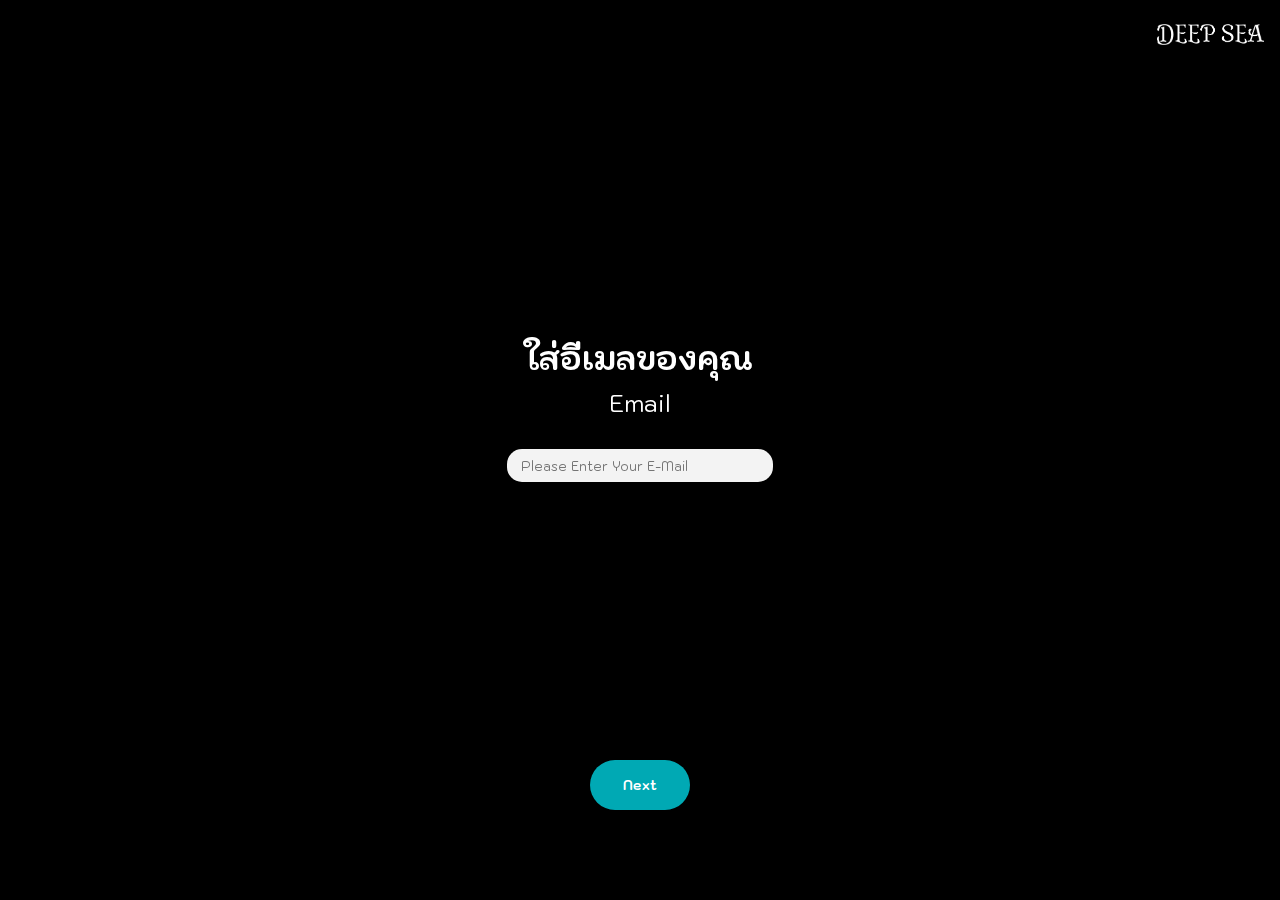
<file: index.html>
<!DOCTYPE html>
<html lang="en">
<head>
    <meta charset="UTF-8">
    <meta name="viewport" content="width=device-width, initial-scale=1.0">
    <title>Deep Sea</title>
    <link rel="stylesheet" href="css/styles.css"/>
    <script src="https://ajax.googleapis.com/ajax/libs/jquery/2.1.1/jquery.min.js"></script>
    <script type="text/javascript" src="js/script.js"></script>
</head>
<body>
    <section class="image">
        <div> 
            <img src="Img/Deep_sea.png" width="107px" height="21px">
        </div>
    </section>
    <section class="home">
        <div class="content">
            <h1>ใส่อีเมลของคุณ</h1>
            <span>Email</span>
        </div>
    </section>
    <section class="inputBox">
        <div>
            <input type="email" id="txtEmail" placeholder="Please Enter Your E-Mail">
            <p id="result"></p>

        </div>
    </section>
    <section class="next-button-home">
        <button onclick="setEmail()">
            <span class="span-mother">
              <span>N</span>
              <span>e</span>
              <span>x</span>
              <span>t</span>
            </span>
            <span class="span-mother2">
                <span>O</span>
                <span>k</span>
            </span>
          </button>
    </section>
    <script>
    $(document).ready(function() {

    let email = localStorage.getItem('email')

    if(email)
    $("#txtEmail").val(email)
    });

    </script>
</body>
</html>
</file>
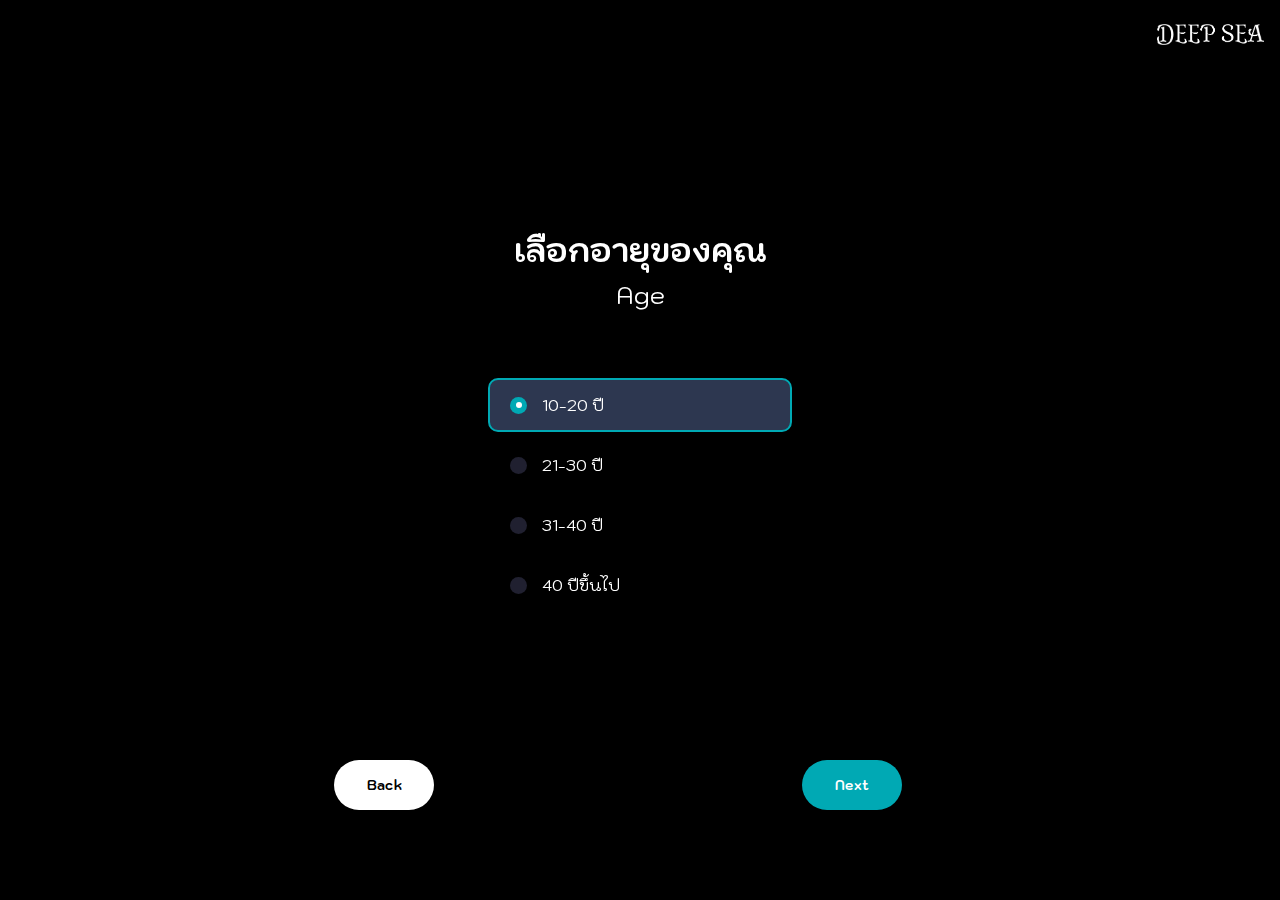
<file: infoPage/2_Age.html>
<!DOCTYPE html>
<html lang="en">
<head>
    <meta charset="UTF-8">
    <meta name="viewport" content="width=device-width, initial-scale=1.0">
    <title>Deep Sea</title>
    <link rel="stylesheet" href="../css/styles.css"/>
    <script src="https://ajax.googleapis.com/ajax/libs/jquery/2.1.1/jquery.min.js"></script>
    <script type="text/javascript" src="../js/script.js"></script>
</head>
<body>
    <section class="image">
        <div>
            <img src="../Img/Deep_sea.png" width="107px" height="21px">
        </div>
    </section>
    <section class="age">
        <div class="content">
            <h1>เลือกอายุของคุณ</h1>
            <span>Age</span>
        </div>
    </section>
    <section class="inputSelect">
        <div class="radio-input">
            <label class="label">
              <input type="radio" id="value-1" checked="" name="value-radio" value="10-20" />
              <p class="text">10-20 ปี</p>
            </label>
            <label class="label">
              <input type="radio" id="value-2" name="value-radio" value="21-30" />
              <p class="text">21-30 ปี</p>
            </label>
            <label class="label">
              <input type="radio" id="value-3" name="value-radio" value="31-40" />
              <p class="text">31-40 ปี</p>
            </label>
            <label class="label">
                <input type="radio" id="value-4" name="value-radio" value="40^" />
                <p class="text">40 ปีขึ้นไป</p>
              </label>
          </div>
          
    </section>
    <section class="next-button">
        <button onclick="setAge()">
            <span class="span-mother">
              <span>N</span>
              <span>e</span>
              <span>x</span>
              <span>t</span>
            </span>
            <span class="span-mother2">
                <span>O</span>
                <span>k</span>
            </span>
          </button>
    </section>
    <section class="back-button">
      <button class="back" onclick="goBack()">
        <span class="span-mother">
          <span>B</span>
          <span>a</span>
          <span>c</span>
          <span>k</span>
        </span>
        <span class="span-mother2">
            <span>O</span>
            <span>k</span>
       </section>
    <script>
      $(document).ready(function() {
        let age = localStorage.getItem('age');
        console.log("Retrieved age from localStorage: ", age);
        if (age) {
          $(`input[name="value-radio"][value="${age}"]`).prop('checked', true);
          console.log(`Setting radio button with value: ${age} as checked`);
        }
      });
      </script>
</body>
</html>
</file>
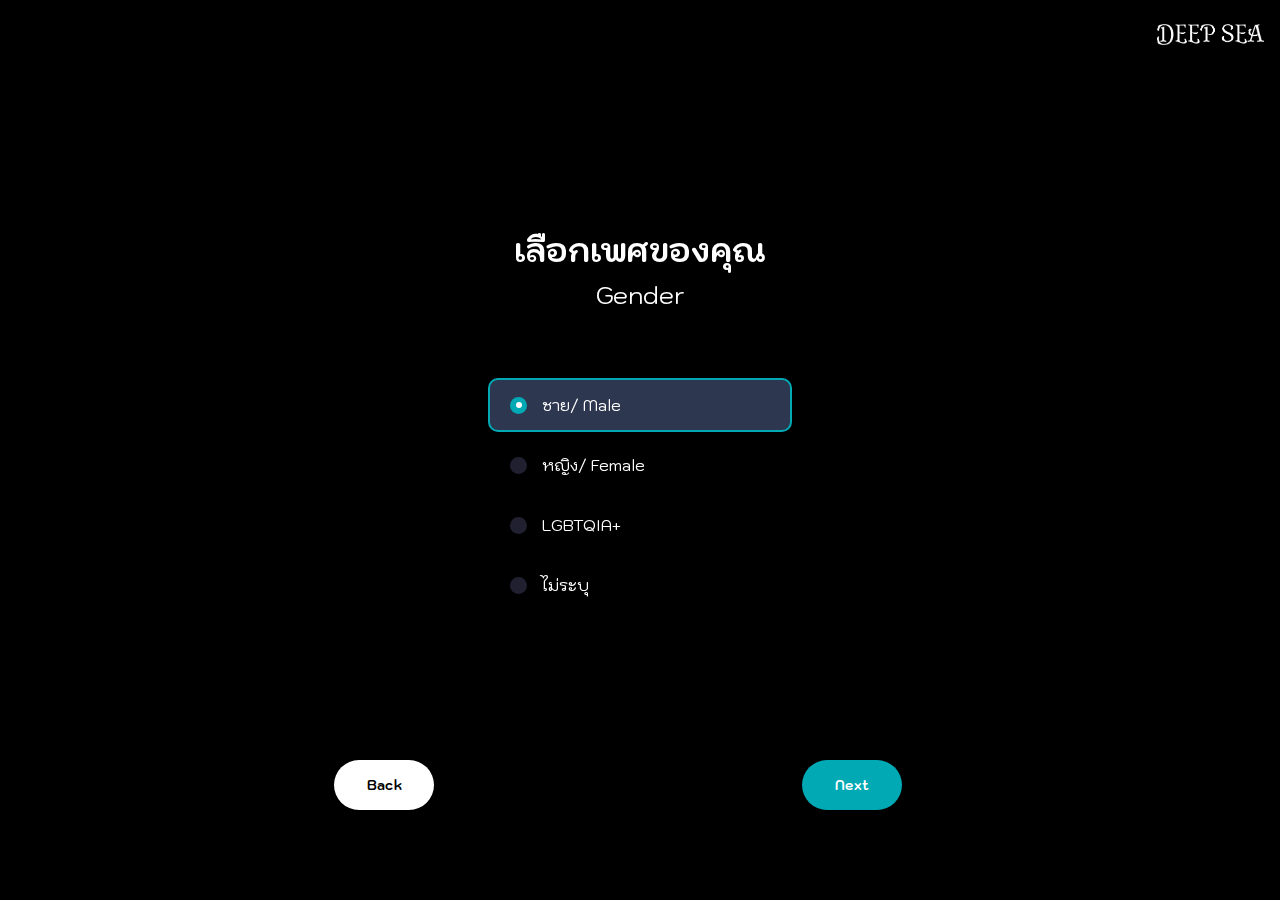
<file: infoPage/3_Gender.html>
<!DOCTYPE html>
<html lang="en">
<head>
    <meta charset="UTF-8">
    <meta name="viewport" content="width=device-width, initial-scale=1.0">
    <title>Deep Sea</title>
    <link rel="stylesheet" href="../css/styles.css"/>
    <script src="https://ajax.googleapis.com/ajax/libs/jquery/2.1.1/jquery.min.js"></script>
    <script type="text/javascript" src="../js/script.js"></script>
</head>
<body>
    <section class="image">
        <div>
            <img src="../Img/Deep_sea.png" width="107px" height="21px">
        </div>
    </section>
    <section class="gender">
        <div class="content">
            <h1>เลือกเพศของคุณ</h1>
            <span>Gender</span>
        </div>
    </section>
    <section class="inputSelect">
        <div class="radio-input">
            <label class="label">
              <input type="radio" id="value-1" checked="" name="value-gender" value="Male" />
              <p class="text">ชาย/ Male</p>
            </label>
            <label class="label">
              <input type="radio" id="value-2" name="value-gender" value="Female" />
              <p class="text">หญิง/ Female</p>
            </label>
            <label class="label">
              <input type="radio" id="value-3" name="value-gender" value="LGBTQIA+" />
              <p class="text">LGBTQIA+</p>
            </label>
            <label class="label">
                <input type="radio" id="value-4" name="value-gender" value="None" />
                <p class="text">ไม่ระบุ</p>
              </label>
          </div>
          
    </section>
    <section class="next-button">
        <button onclick="setGender()">
            <span class="span-mother">
              <span>N</span>
              <span>e</span>
              <span>x</span>
              <span>t</span>
            </span>
            <span class="span-mother2">
               <span>O</span>
               <span>k</span>
            </span>
          </button>
    </section>
    <section class="back-button">
      <button class="back" onclick="goBackGender()">
        <span class="span-mother">
          <span>B</span>
          <span>a</span>
          <span>c</span>
          <span>k</span>
        </span>
        <span class="span-mother2">
            <span>O</span>
            <span>k</span>
       </section>
       <script>
        $(document).ready(function() {
          let gender = localStorage.getItem('gender');
          console.log("Retrieved gender from localStorage: ", gender);
          if (gender) {
            $(`input[name="value-gender"][value="${gender}"]`).prop('checked', true);
            console.log(`Setting radio button with value: ${gender} as checked`);
          }
        });
        </script>
</body>
</html>
</file>
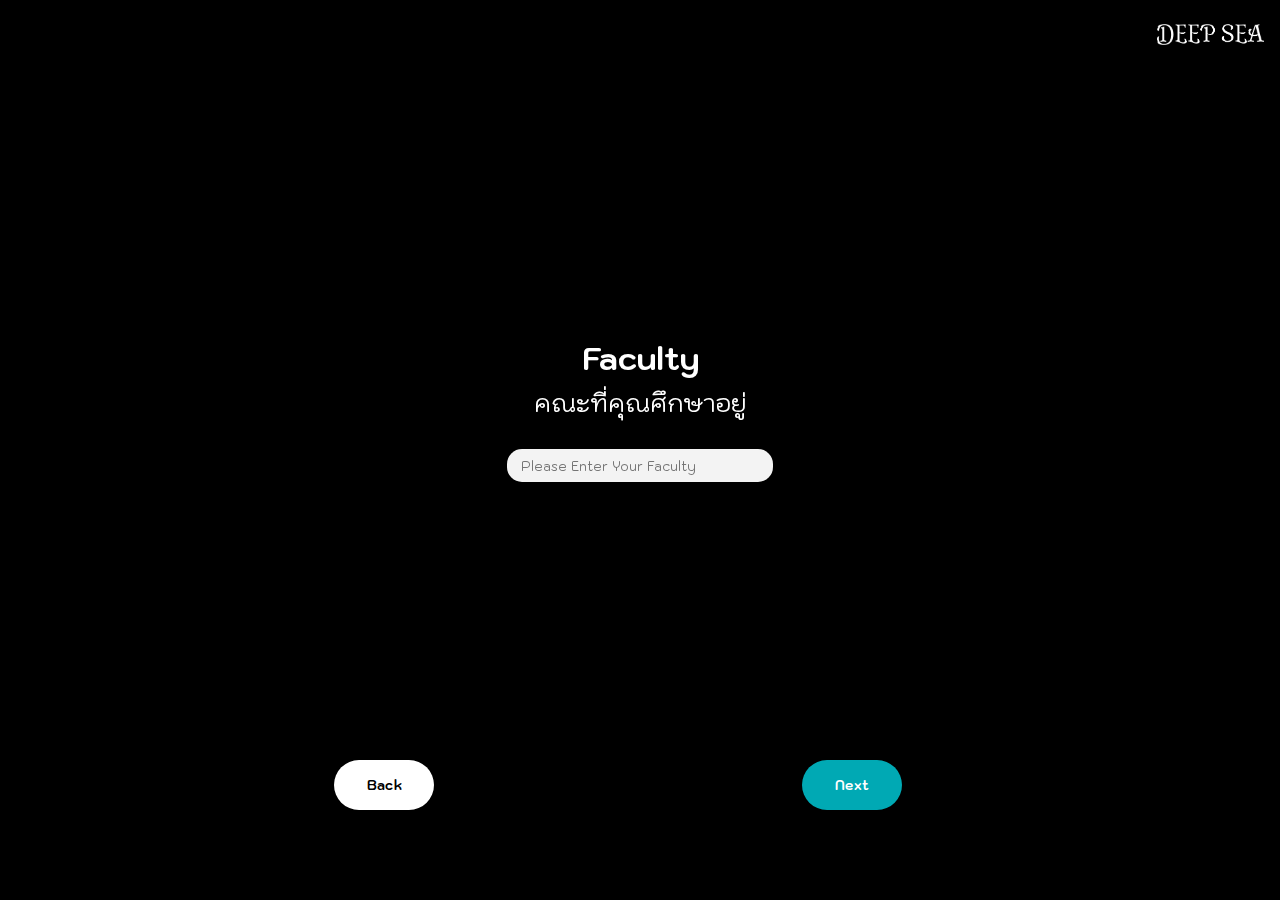
<file: infoPage/4_1_Faculty.html>
<!DOCTYPE html>
<html lang="en">
<head>
    <meta charset="UTF-8">
    <meta name="viewport" content="width=device-width, initial-scale=1.0">
    <title>Deep Sea</title>
    <link rel="stylesheet" href="../css/styles.css"/>
    <script src="https://ajax.googleapis.com/ajax/libs/jquery/2.1.1/jquery.min.js"></script>
    <script type="text/javascript" src="../js/script.js"></script>
</head>
<body>
    <section class="image">
        <div>
            <img src="../Img/Deep_sea.png" width="107px" height="21px">
        </div>
    </section>
    <section class="faculty">
        <div class="content">
            <h1>Faculty</h1>
            <span>คณะที่คุณศึกษาอยู่</span>
        </div>
    </section>
    <section class="inputBox">
        <div>
            <input type="text" id="txtFaculty" placeholder="Please Enter Your Faculty">
        </div>
    </section>
    <section class="next-button">
        <button onclick="setFaculty()">
            <span class="span-mother">
              <span>N</span>
              <span>e</span>
              <span>x</span>
              <span>t</span>
            </span>
            <span class="span-mother2">
                <span>O</span>
                <span>k</span>
            </span>
          </button>
    </section>
    <section class="back-button">
        <button class="back" onclick="goBackFaculty()">
          <span class="span-mother">
            <span>B</span>
            <span>a</span>
            <span>c</span>
            <span>k</span>
          </span>
          <span class="span-mother2">
              <span>O</span>
              <span>k</span>
         </section>
    <script>
    $(document).ready(function() {
    let faculty = localStorage.getItem('faculty')
    if(faculty)
    $("#txtFaculty").val(faculty)
    });
    </script>
</body>
</html>
</file>
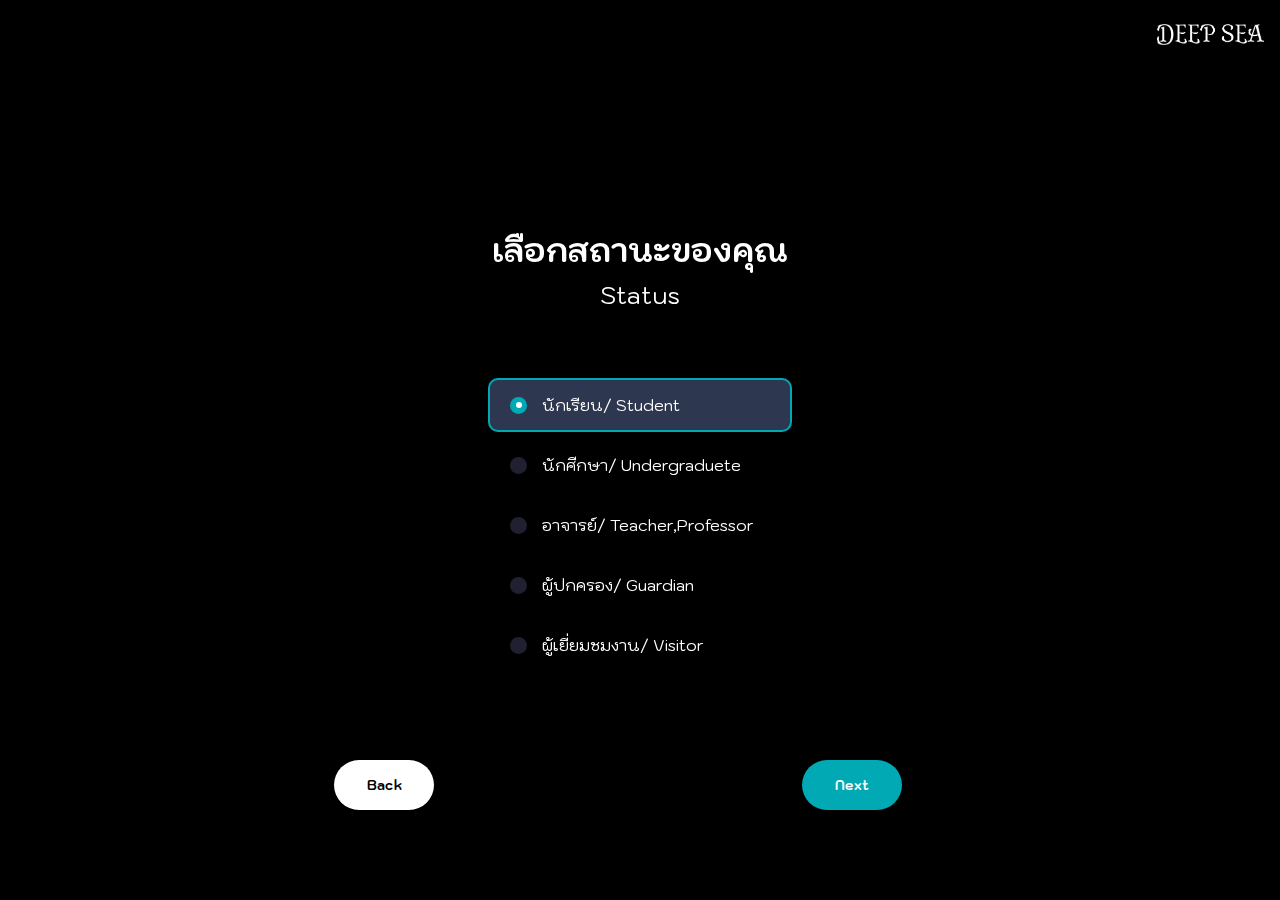
<file: infoPage/4_Status.html>
<!DOCTYPE html>
<html lang="en">
<head>
    <meta charset="UTF-8">
    <meta name="viewport" content="width=device-width, initial-scale=1.0">
    <title>Deep Sea</title>
    <link rel="stylesheet" href="../css/styles.css"/>
    <script src="https://ajax.googleapis.com/ajax/libs/jquery/2.1.1/jquery.min.js"></script>
    <script type="text/javascript" src="../js/script.js"></script>
</head>
<body>
    <section class="image">
        <div>
            <img src="../Img/Deep_sea.png" width="107px" height="21px">
        </div>
    </section>
    <section class="status">
        <div class="content">
            <h1>เลือกสถานะของคุณ</h1>
            <span>Status</span>
        </div>
    </section>
    <section class="inputSelect">
        <div class="radio-input">
            <label class="label">
              <input type="radio" id="Student" checked="" name="value-status" value="Student" />
              <p class="text">นักเรียน/ Student</p>
            </label>
            <label class="label">
              <input type="radio" id="Undergraduete" name="value-status" value="Undergraduete" />
              <p class="text">นักศีกษา/ Undergraduete</p>
            </label>
            <label class="label">
              <input type="radio" id="Teacher" name="value-status" value="Teacher,Professor" />
              <p class="text">อาจารย์/ Teacher,Professor</p>
            </label>
            <label class="label">
                <input type="radio" id="Guardian" name="value-status" value="Guardian" />
                <p class="text">ผู้ปกครอง/ Guardian</p>
              </label>
              <label class="label">
                <input type="radio" id="Visitor" name="value-status" value="Visitor" />
                <p class="text">ผู้เยี่ยมชมงาน/ Visitor</p>
              </label>
          </div>
          
    </section>
    <section class="next-button">
        <button onclick="setStatus()">
            <span class="span-mother">
              <span>N</span>
              <span>e</span>
              <span>x</span>
              <span>t</span>
            </span>
            <span class="span-mother2">
               <span>O</span>
               <span>k</span>
            </span>
          </button>
    </section>
    <section class="back-button">
      <button class="back" onclick="goBackStatus()">
        <span class="span-mother">
          <span>B</span>
          <span>a</span>
          <span>c</span>
          <span>k</span>
        </span>
        <span class="span-mother2">
            <span>O</span>
            <span>k</span>
       </section>
       <script>
        $(document).ready(function() {
          let status = localStorage.getItem('status');
          console.log("Retrieved status from localStorage: ", status);
          if (status) {
            $(`input[name="value-status"][value="${status}"]`).prop('checked', true);
            console.log(`Setting radio button with value: ${status} as checked`);
          }
        });
        </script>
</body>
</html>
</file>
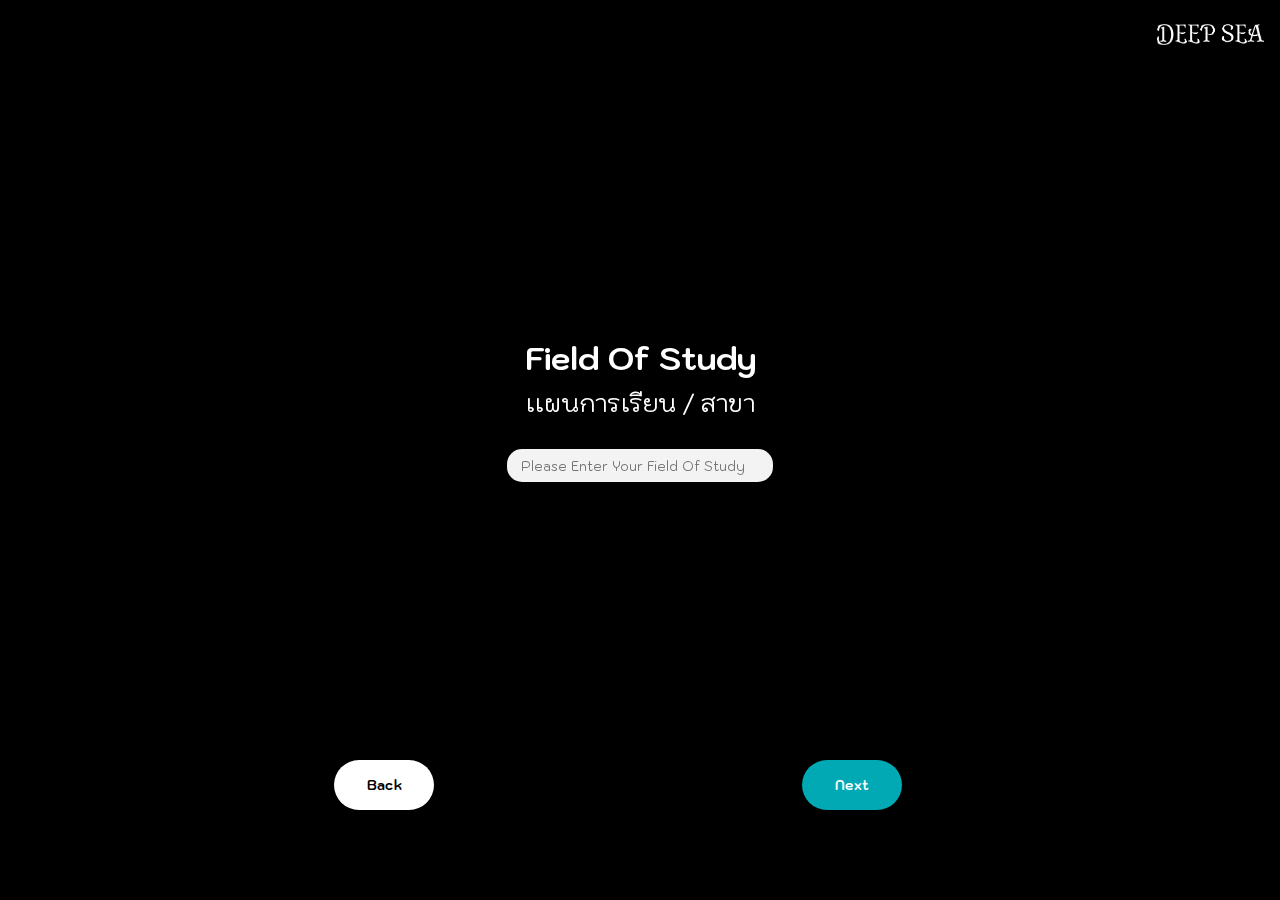
<file: infoPage/5_1_FosVoc.html>
<!DOCTYPE html>
<html lang="en">
<head>
    <meta charset="UTF-8">
    <meta name="viewport" content="width=device-width, initial-scale=1.0">
    <title>Deep Sea</title>
    <link rel="stylesheet" href="../css/styles.css"/>
    <script src="https://ajax.googleapis.com/ajax/libs/jquery/2.1.1/jquery.min.js"></script>
    <script type="text/javascript" src="../js/script.js"></script>
</head>
<body>
    <section class="image">
        <div>
            <img src="../Img/Deep_sea.png" width="107px" height="21px">
        </div>
    </section>
    <section class="fosvoc">
        <div class="content">
            <h1>Field Of Study</h1>
            <span>เเผนการเรียน / สาขา</span>
        </div>
    </section>
    <section class="inputBox">
        <div>
            <input type="text" id="txtFosvoc" placeholder="Please Enter Your Field Of Study">
        </div>
    </section>
    <section class="next-button">
        <button onclick="setFosvoc()">
            <span class="span-mother">
              <span>N</span>
              <span>e</span>
              <span>x</span>
              <span>t</span>
            </span>
            <span class="span-mother2">
                <span>O</span>
                <span>k</span>
            </span>
          </button>
    </section>
    <section class="back-button">
        <button class="back" onclick="goBackFosvoc()">
          <span class="span-mother">
            <span>B</span>
            <span>a</span>
            <span>c</span>
            <span>k</span>
          </span>
          <span class="span-mother2">
              <span>O</span>
              <span>k</span>
         </section>
    <script>
    $(document).ready(function() {
    let fosvoc = localStorage.getItem('fosvoc')
    if(fosvoc)
    $("#txtFosvoc").val(fosvoc)
    });
    </script>
</body>
</html>
</file>
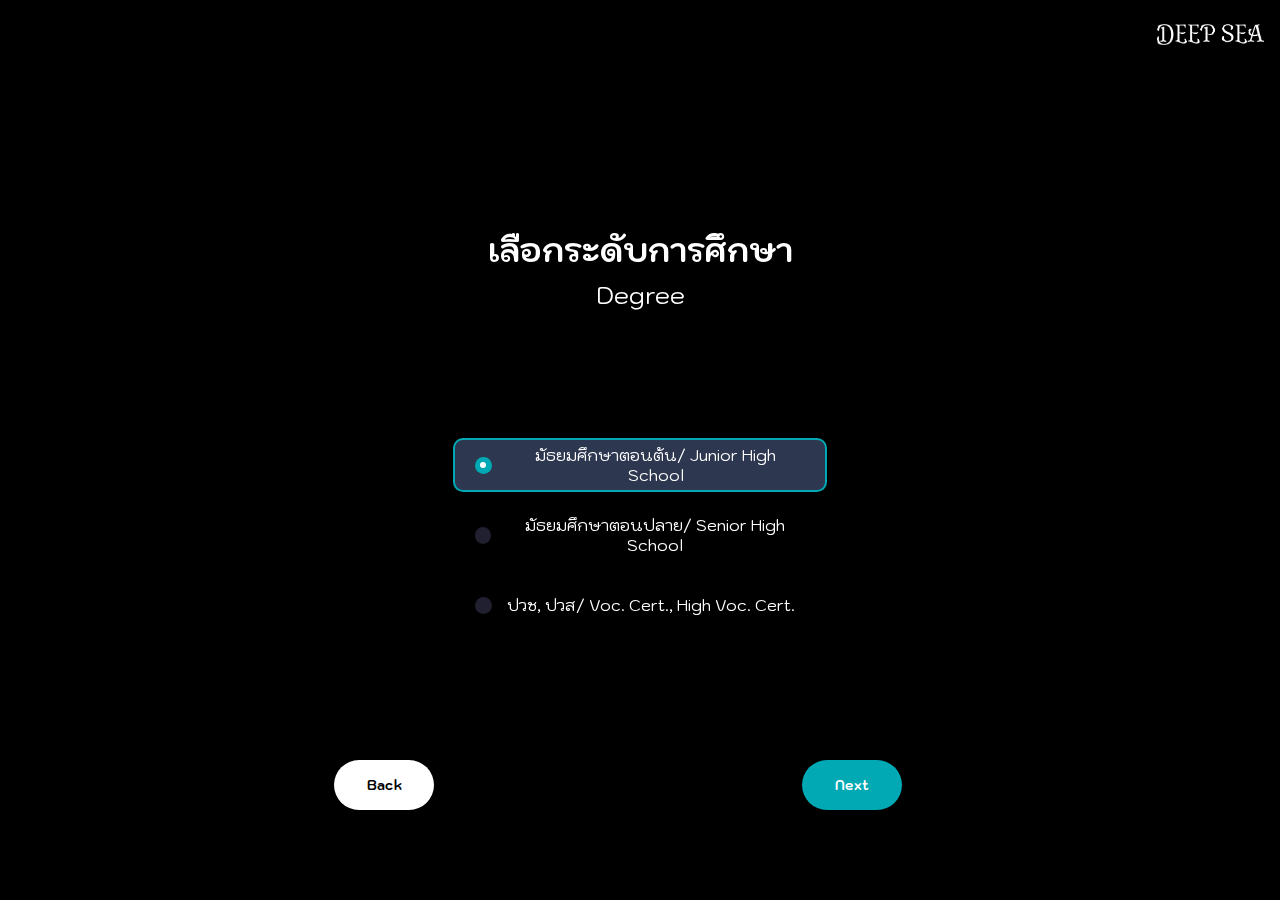
<file: infoPage/5_Degree.html>
<!DOCTYPE html>
<html lang="en">
<head>
    <meta charset="UTF-8">
    <meta name="viewport" content="width=device-width, initial-scale=1.0">
    <title>Deep Sea</title>
    <link rel="stylesheet" href="../css/styles.css"/>
    <script src="https://ajax.googleapis.com/ajax/libs/jquery/2.1.1/jquery.min.js"></script>
    <script type="text/javascript" src="../js/script.js"></script>
</head>
<body>
    <section class="image">
        <div>
            <img src="../Img/Deep_sea.png" width="107px" height="21px">
        </div>
    </section>
    <section class="degree">
        <div class="content">
            <h1>เลือกระดับการศึกษา</h1>
            <span>Degree</span>
        </div>
    </section>
    <section class="inputSelect">
        <div class="radio-input-degree">
            <label class="label">
              <input type="radio" id="value-1" checked="" name="value-degree" value="Junior" />
              <p class="text">มัธยมศึกษาตอนต้น/ Junior High School</p>
            </label>
            <label class="label">
              <input type="radio" id="value-2" name="value-degree" value="Senior" />
              <p class="text">มัธยมศึกษาตอนปลาย/ Senior High School</p>
            </label>
            <label class="label">
              <input type="radio" id="Voc" name="value-degree" value="Voc, High Voc" />
              <p class="text">ปวช, ปวส/ Voc. Cert., High Voc. Cert.</p>
            </label>
          </div>
          
    </section>
    <section class="next-button">
        <button onclick="setDegree()">
            <span class="span-mother">
              <span>N</span>
              <span>e</span>
              <span>x</span>
              <span>t</span>
            </span>
            <span class="span-mother2">
               <span>O</span>
               <span>k</span>
            </span>
          </button>
    </section>
    <section class="back-button">
      <button class="back" onclick="goBackDegree()">
        <span class="span-mother">
          <span>B</span>
          <span>a</span>
          <span>c</span>
          <span>k</span>
        </span>
        <span class="span-mother2">
            <span>O</span>
            <span>k</span>
       </section>
       <script>
        $(document).ready(function() {
          let degree = localStorage.getItem('degree');
          console.log("Retrieved degree from localStorage: ", degree);
          if (degree) {
            $(`input[name="value-degree"][value="${degree}"]`).prop('checked', true);
            console.log(`Setting radio button with value: ${degree} as checked`);
          }
        });
        </script>
</body>
</html>
</file>
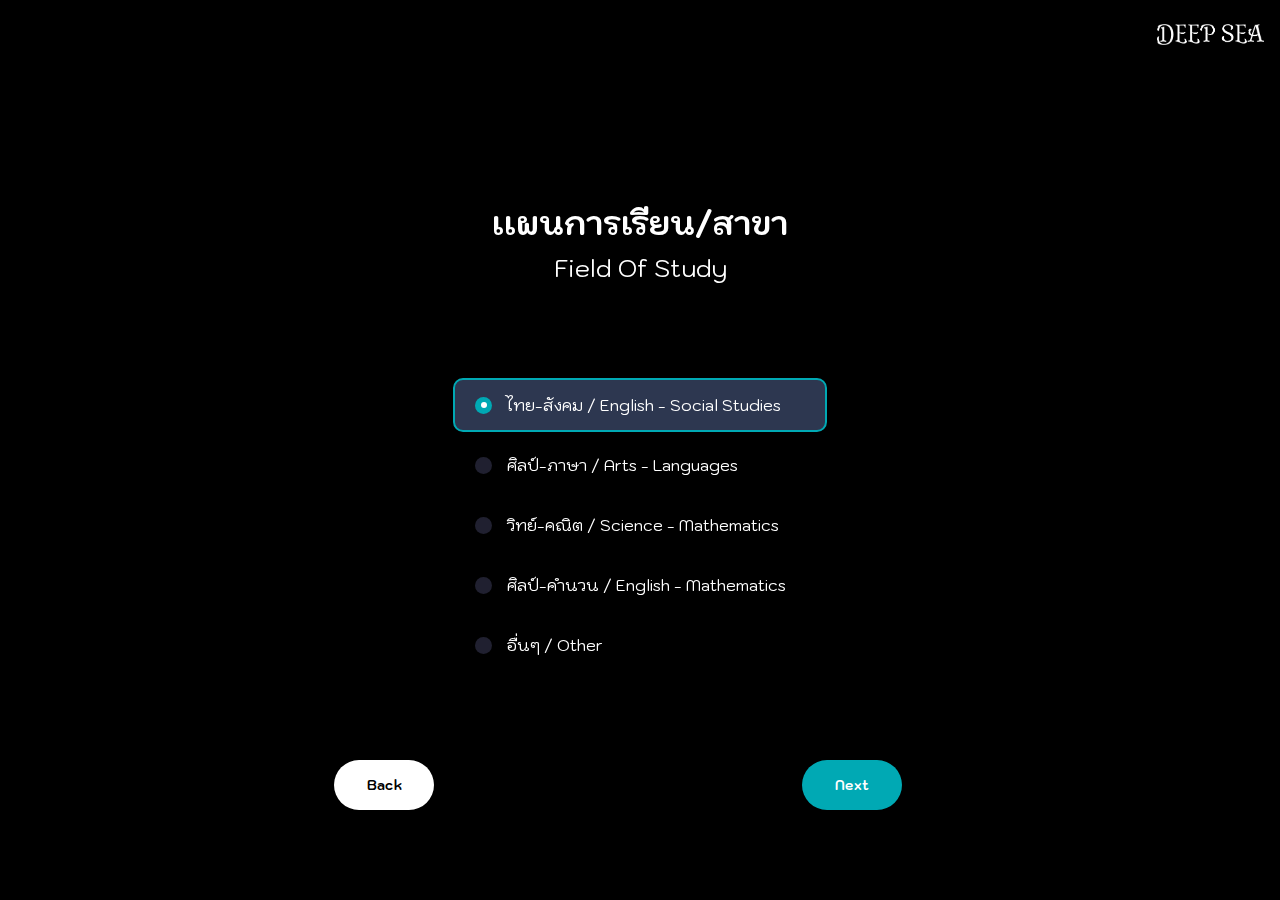
<file: infoPage/6_Fos.html>
<!DOCTYPE html>
<html lang="en">
<head>
    <meta charset="UTF-8">
    <meta name="viewport" content="width=device-width, initial-scale=1.0">
    <title>Deep Sea</title>
    <link rel="stylesheet" href="../css/styles.css"/>
    <script src="https://ajax.googleapis.com/ajax/libs/jquery/2.1.1/jquery.min.js"></script>
    <script type="text/javascript" src="../js/script.js"></script>
</head>
<body>
    <section class="image">
        <div>
            <img src="../Img/Deep_sea.png" width="107px" height="21px">
        </div>
    </section>
    <section class="fos">
        <div class="content">
            <h1>เเผนการเรียน/สาขา</h1>
            <span>Field Of Study</span>
        </div>
    </section>
    <section class="inputSelect">
        <div class="radio-input-fos">
            <label class="label">
              <input type="radio" id="value-1" checked="" name="value-fos" value="English - Social Studies" />
              <p class="text">ไทย-สังคม / English - Social Studies</p>
            </label>
            <label class="label">
              <input type="radio" id="value-2" name="value-fos" value="Arts - Languages" />
              <p class="text">ศิลป์-ภาษา / Arts - Languages</p>
            </label>
            <label class="label">
              <input type="radio" id="value-3" name="value-fos" value="Science - Mathematics" />
              <p class="text">วิทย์-คณิต / Science - Mathematics</p>
            </label>
            <label class="label">
              <input type="radio" id="value-4" name="value-fos" value="English - Mathematics" />
              <p class="text">ศิลป์-คำนวน / English - Mathematics</p>
            </label>
            <label class="label">
              <input type="radio" id="value-5" name="value-fos" value="Other" />
              <p class="text">อื่นๆ / Other</p>
            </label>
          </div>
          
    </section>
    <section class="next-button">
        <button onclick="setFos()">
            <span class="span-mother">
              <span>N</span>
              <span>e</span>
              <span>x</span>
              <span>t</span>
            </span>
            <span class="span-mother2">
               <span>O</span>
               <span>k</span>
            </span>
          </button>
    </section>
    <section class="back-button">
      <button class="back" onclick="goBackFos()">
        <span class="span-mother">
          <span>B</span>
          <span>a</span>
          <span>c</span>
          <span>k</span>
        </span>
        <span class="span-mother2">
            <span>O</span>
            <span>k</span>
       </section>
       <script>
        $(document).ready(function() {
          let fos = localStorage.getItem('fos');
          console.log("Retrieved fos from localStorage: ", fos);
          if (fos) {
            $(`input[name="value-fos"][value="${fos}"]`).prop('checked', true);
            console.log(`Setting radio button with value: ${fos} as checked`);
          }
        });
        </script>
</body>
</html>
</file>
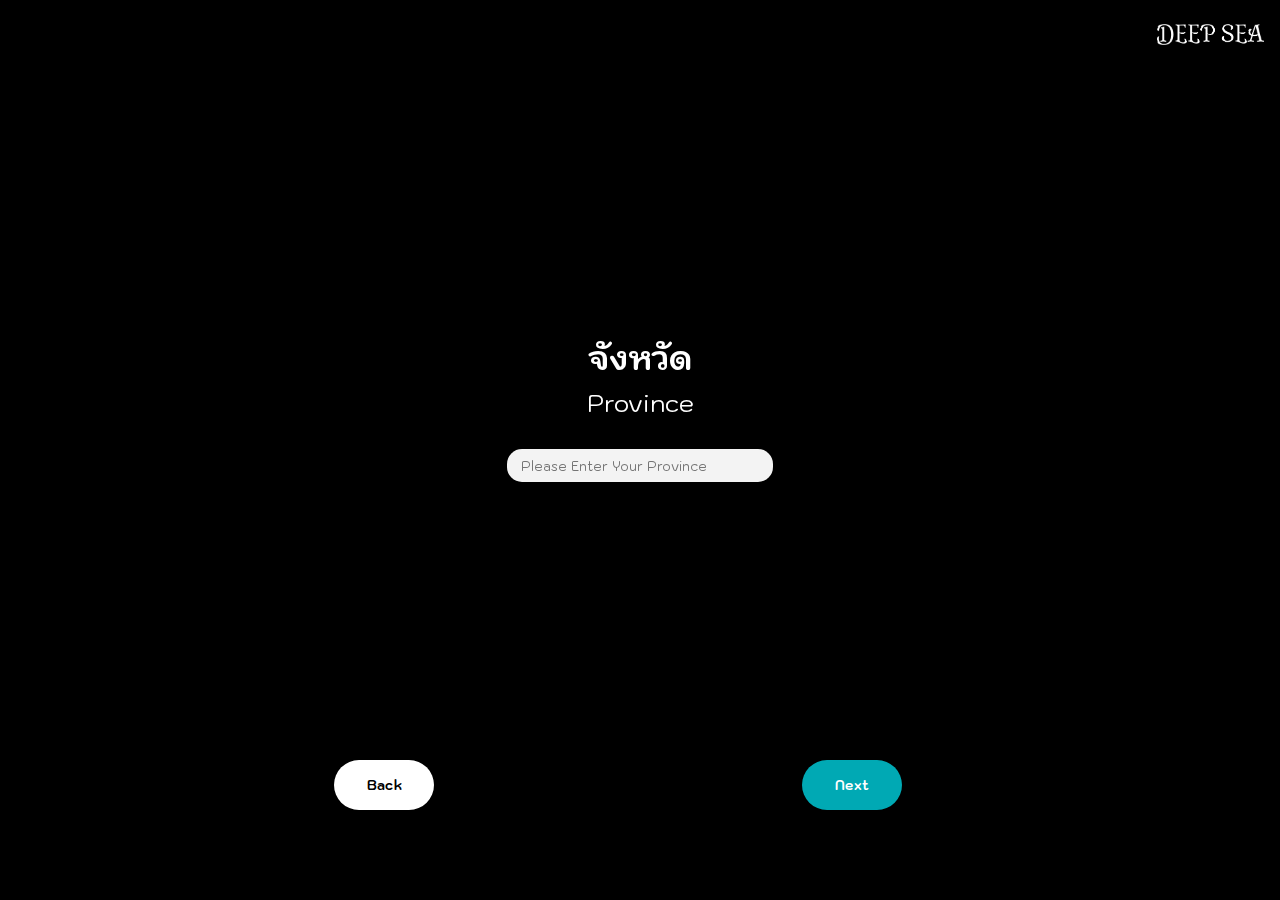
<file: infoPage/7_Province.html>
<!DOCTYPE html>
<html lang="en">
<head>
    <meta charset="UTF-8">
    <meta name="viewport" content="width=device-width, initial-scale=1.0">
    <title>Deep Sea</title>
    <link rel="stylesheet" href="../css/styles.css"/>
    <script src="https://ajax.googleapis.com/ajax/libs/jquery/2.1.1/jquery.min.js"></script>
    <script type="text/javascript" src="../js/script.js"></script>
</head>
<body>
    <section class="image">
        <div>
            <img src="../Img/Deep_sea.png" width="107px" height="21px">
        </div>
    </section>
    <section class="province">
        <div class="content">
            <h1>จังหวัด</h1>
            <span>Province</span>
        </div>
    </section>
    <section class="inputBox">
        <div>
            <input type="text" id="txtProvince" placeholder="Please Enter Your Province">
        </div>
    </section>
    <section class="next-button">
        <button onclick="setProvince()">
            <span class="span-mother">
              <span>N</span>
              <span>e</span>
              <span>x</span>
              <span>t</span>
            </span>
            <span class="span-mother2">
                <span>O</span>
                <span>k</span>
            </span>
          </button>
    </section>
    <section class="back-button">
        <button class="back" onclick="goBackProvince()">
          <span class="span-mother">
            <span>B</span>
            <span>a</span>
            <span>c</span>
            <span>k</span>
          </span>
          <span class="span-mother2">
              <span>O</span>
              <span>k</span>
         </section>
    <script>
    $(document).ready(function() {
    let province = localStorage.getItem('province')
    if(province)
    $("#txtProvince").val(province)
    });
    </script>
</body>
</html>
</file>
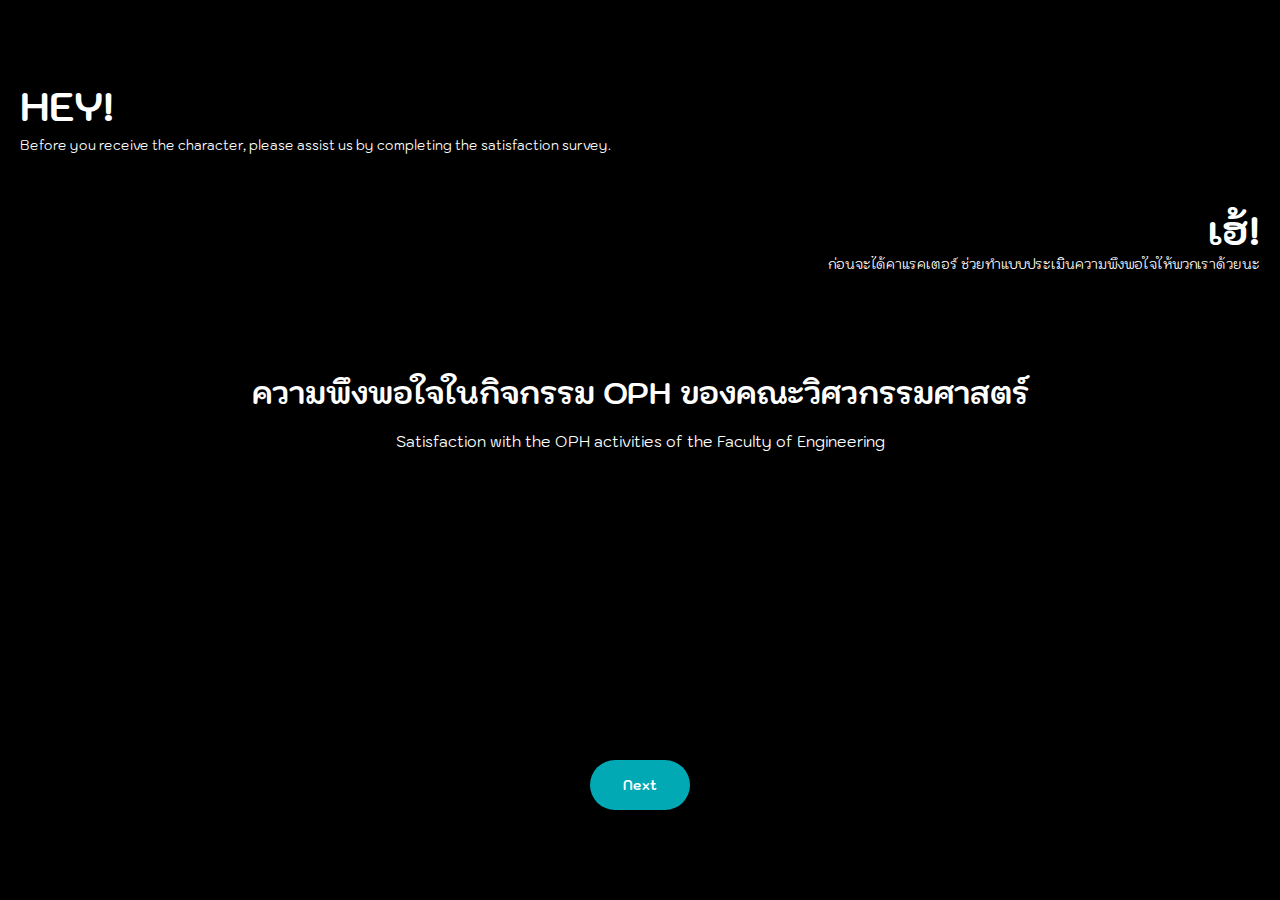
<file: ReviewPage/1_ReviewHome.html>
<!DOCTYPE html>
<html lang="en">
    <head>
    <meta charset="UTF-8">
    <meta name="viewport" content="width=device-width, initial-scale=1.0">
    <title>Deep Sea</title>
    <link rel="stylesheet" href="../css/styles.css"/>
    <script src="https://ajax.googleapis.com/ajax/libs/jquery/2.1.1/jquery.min.js"></script>
    <script type="text/javascript" src="../js/script.js"></script>
</head>
<body>
    <section class="H1-eng">
        <h1>HEY!</h1>
    </section>
    <section class="p-eng">
        <p>Before you receive the character, please assist us by completing the satisfaction survey.</p>
    </section>
    <section class="H1-th">
        <h1>เฮ้!</h1>
    </section>
    <section class="p-th">
        <p>ก่อนจะได้คาแรคเตอร์ ช่วยทำแบบประเมินความพึงพอใจให้พวกเราด้วยนะ</p>
    </section>
    <section class="H1-center">
        <h1>ความพึงพอใจในกิจกรรม OPH ของคณะวิศวกรรมศาสตร์</h1>
    </section>
    <section class="p-center">
        <p>Satisfaction with the OPH activities of the Faculty of Engineering</p>
    </section>
    <section class="next-button-home">
        <button onclick="ReviewPageNext()">
            <span class="span-mother">
              <span>N</span>
              <span>e</span>
              <span>x</span>
              <span>t</span>
            </span>
            <span class="span-mother2">
                <span>O</span>
                <span>k</span>
            </span>
          </button>
    </section>

</body>
</html>
</file>
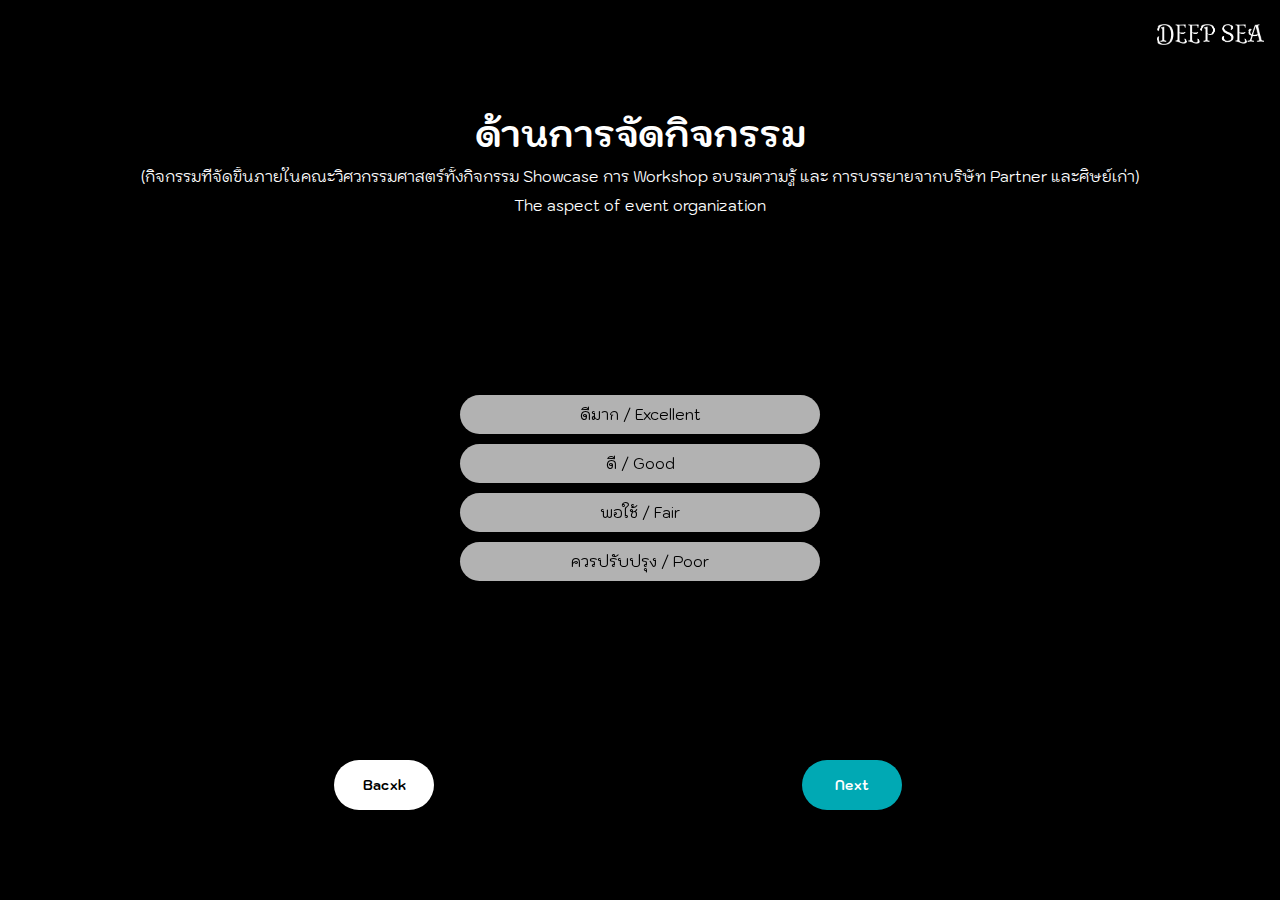
<file: ReviewPage/2_ReviewPage1.html>
<!DOCTYPE html>
<html lang="en">
    <head>
    <meta charset="UTF-8">
    <meta name="viewport" content="width=device-width, initial-scale=1.0">
    <title>Deep Sea</title>
    <link rel="stylesheet" href="../css/styles.css"/>
    <script src="https://ajax.googleapis.com/ajax/libs/jquery/2.1.1/jquery.min.js"></script>
    <script type="text/javascript" src="../js/script.js"></script>
</head>
<body>
  <section class="image">
    <div>
        <img src="../Img/Deep_sea.png" width="107px" height="21px">
    </div>
  </section>
    <section class="ST-H1">
        <h1>ด้านการจัดกิจกรรม</h1>
    </section>
    <section class="ST-pp">
        <p>(กิจกรรมที่จัดขึ้นภายในคณะวิศวกรรมศาสตร์ทั้งกิจกรรม Showcase การ Workshop อบรมความรู้ และ การบรรยายจากบริษัท Partner และศิษย์เก่า)</p>
    </section>
    <section class="ST-p">
        <p>The aspect of event organization</p>
        <section class="OptionReview" id="page1Review">
          <div class="check_quest_review">
              <p><label><input id="ReviewOption1_page1" type="checkbox" name="questionReview1" value="ดีมาก / Excellent"><span>ดีมาก / Excellent</span></label></p>
              <p><label><input id="ReviewOption2_page1" type="checkbox" name="questionReview1" value="ดี / Good"><span>ดี / Good</span></label></p>
              <p><label><input id="ReviewOption3_page1" type="checkbox" name="questionReview1" value="พอใช้ / Fair"><span>พอใช้ / Fair</span></label></p>
              <p><label><input id="ReviewOption4_page1" type="checkbox" name="questionReview1" value="ควรปรับปรุง / Poor"><span>ควรปรับปรุง / Poor</span></label></p>
          </div>
      </section>
    </section>
    <section class="next-button">
        <button onclick="setReviewPage1()">
            <span class="span-mother">
              <span>N</span>
              <span>e</span>
              <span>x</span>
              <span>t</span>
            </span>
            <span class="span-mother2">
                <span>O</span>
                <span>k</span>
            </span>
          </button>
    </section>
    <section class="back-button">
      <button class="back" onclick="goBackReview()">
        <span class="span-mother">
          <span>B</span>
          <span>a</span>
          <span>c</span>x
          <span>k</span>
        </span>
        <span class="span-mother2">
            <span>O</span>
            <span>k</span>
       </section>
</body>
</html>
</file>
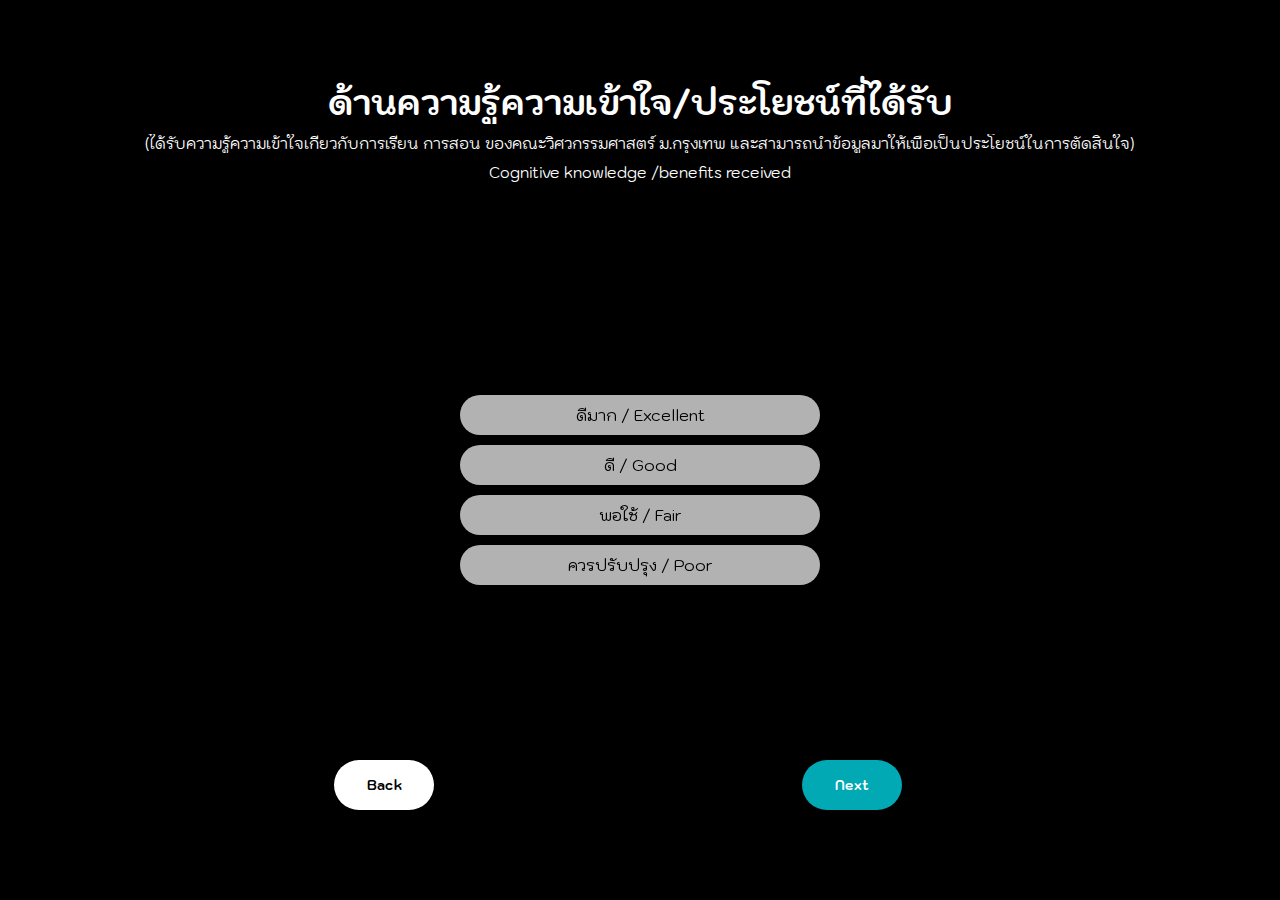
<file: ReviewPage/3_ReviewPage2.html>
<!DOCTYPE html>
<html lang="en">
    <head>
    <meta charset="UTF-8">
    <meta name="viewport" content="width=device-width, initial-scale=1.0">
    <title>Deep Sea</title>
    <link rel="stylesheet" href="../css/styles.css"/>
    <script src="https://ajax.googleapis.com/ajax/libs/jquery/2.1.1/jquery.min.js"></script>
    <script type="text/javascript" src="../js/script.js"></script>
</head>
<body>
    <div class="image">
    
    </div>
    <section class="ST-H1_2">
        <h1>ด้านความรู้ความเข้าใจ/ประโยชน์ที่ได้รับ</h1>
    </section>
    <section class="ST-pp_2">
        <p>(ได้รับความรู้ความเข้าใจเกี่ยวกับการเรียน การสอน ของคณะวิศวกรรมศาสตร์ ม.กรุงเทพ และสามารถนำข้อมูลมาให้เพื่อเป็นประโยชน์ในการตัดสินใจ)</p>
    </section>
    <section class="ST-p_2">
        <p>Cognitive knowledge /benefits received</p>
      </section>
        <section class="OptionReview_2" id="page2Review">
          <div class="check_quest_review">
              <p><label><input id="ReviewOption1_page2" type="checkbox" name="questionReview2" value="ดีมาก / Excellent"><span>ดีมาก / Excellent</span></label></p>
              <p><label><input id="ReviewOption2_page2" type="checkbox" name="questionReview2" value="ดี / Good"><span>ดี / Good</span></label></p>
              <p><label><input id="ReviewOption3_page2" type="checkbox" name="questionReview2" value="พอใช้ / Fair"><span>พอใช้ / Fair</span></label></p>
              <p><label><input id="ReviewOption4_page2" type="checkbox" name="questionReview2" value="ควรปรับปรุง / Poor"><span>ควรปรับปรุง / Poor</span></label></p>
          </div>
      </section>
    <section class="next-button">
        <button onclick="setReviewPage2()">
            <span class="span-mother">
              <span>N</span>
              <span>e</span>
              <span>x</span>
              <span>t</span>
            </span>
            <span class="span-mother2">
                <span>O</span>
                <span>k</span>
            </span>
          </button>
    </section>
    <section class="back-button">
      <button class="back" onclick="goBackReview2()">
        <span class="span-mother">
          <span>B</span>
          <span>a</span>
          <span>c</span>
          <span>k</span>
        </span>
        <span class="span-mother2">
            <span>O</span>
            <span>k</span>
       </section>
</body>
</html>
</file>
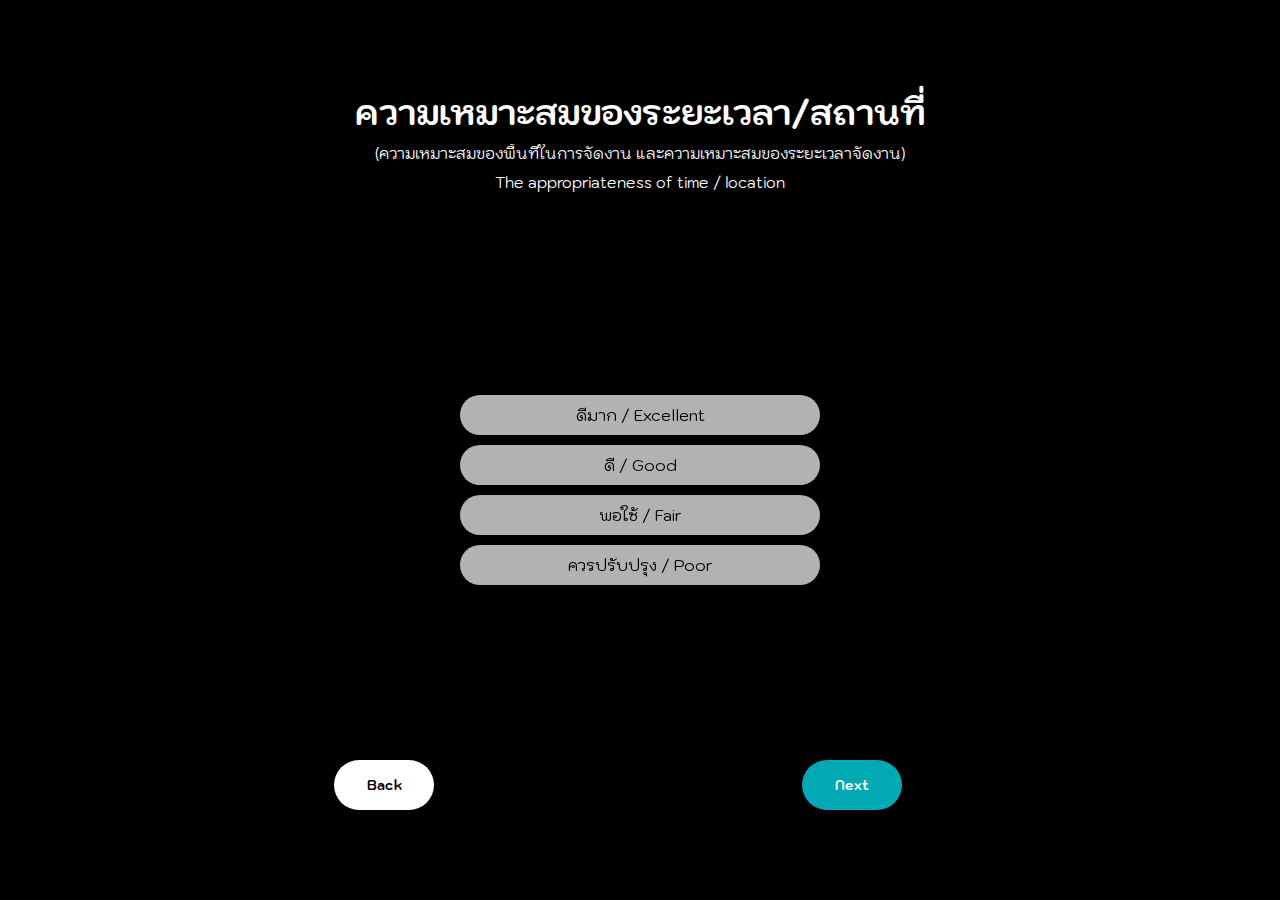
<file: ReviewPage/4_ReviewPage3.html>
<!DOCTYPE html>
<html lang="en">
    <head>
    <meta charset="UTF-8">
    <meta name="viewport" content="width=device-width, initial-scale=1.0">
    <title>Deep Sea</title>
    <link rel="stylesheet" href="../css/styles.css"/>
    <script src="https://ajax.googleapis.com/ajax/libs/jquery/2.1.1/jquery.min.js"></script>
    <script type="text/javascript" src="../js/script.js"></script>
</head>
<body>
    <div class="image">
    
    </div>
    <section class="ST-H1_3">
        <h1>ความเหมาะสมของระยะเวลา/สถานที่</h1>
    </section>
    <section class="ST-pp_3">
        <p>(ความเหมาะสมของพื้นที่ในการจัดงาน และความเหมาะสมของระยะเวลาจัดงาน)</p>
    </section>
    <section class="ST-p_3">
        <p>The appropriateness of time / location</p>
    </section>
    <section class="OptionReview_3" id="page3Review">
      <div class="check_quest_review">
          <p><label><input id="ReviewOption1_page3" type="checkbox" name="questionReview3" value="ดีมาก / Excellent"><span>ดีมาก / Excellent</span></label></p>
          <p><label><input id="ReviewOption2_page3" type="checkbox" name="questionReview3" value="ดี / Good"><span>ดี / Good</span></label></p>
          <p><label><input id="ReviewOption3_page3" type="checkbox" name="questionReview3" value="พอใช้ / Fair"><span>พอใช้ / Fair</span></label></p>
          <p><label><input id="ReviewOption4_page3" type="checkbox" name="questionReview3" value="ควรปรับปรุง / Poor"><span>ควรปรับปรุง / Poor</span></label></p>
      </div>
    </section>
    <section class="next-button">
      <button onclick="setReviewPage3()">
          <span class="span-mother">
            <span>N</span>
            <span>e</span>
            <span>x</span>
            <span>t</span>
          </span>
          <span class="span-mother2">
              <span>O</span>
              <span>k</span>
          </span>
        </button>
  </section>
  <section class="back-button">
    <button class="back" onclick="goBackReview3()">
      <span class="span-mother">
        <span>B</span>
        <span>a</span>
        <span>c</span>
        <span>k</span>
      </span>
      <span class="span-mother2">
          <span>O</span>
          <span>k</span>
     </section>
</body>
</html>
</file>
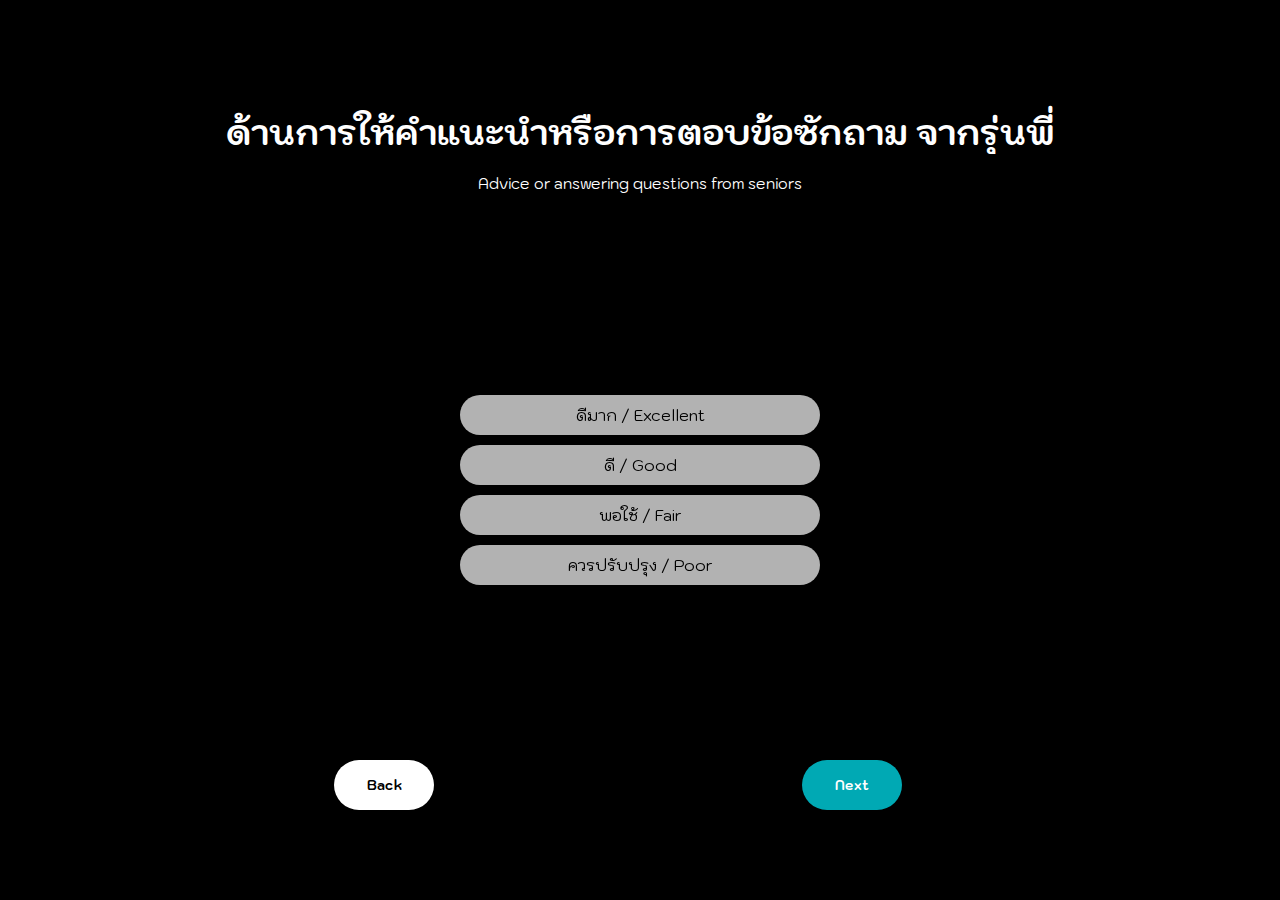
<file: ReviewPage/5_ReviewPage4.html>
<!DOCTYPE html>
<html lang="en">
    <head>
    <meta charset="UTF-8">
    <meta name="viewport" content="width=device-width, initial-scale=1.0">
    <title>Deep Sea</title>
    <link rel="stylesheet" href="../css/styles.css"/>
    <script src="https://ajax.googleapis.com/ajax/libs/jquery/2.1.1/jquery.min.js"></script>
    <script type="text/javascript" src="../js/script.js"></script>
</head>
<body>
    <div class="image">
    
    </div>
    <section class="ST-H1_4">
        <h1>ด้านการให้คำแนะนำหรือการตอบข้อซักถาม จากรุ่นพี่</h1>
    </section>
    <section class="ST-pp_4">
        <p></p>
    </section>
    <section class="ST-p_4">
        <p>Advice or answering questions from seniors</p>
    </section>
    <section class="OptionReview_4" id="page4Review">
      <div class="check_quest_review">
          <p><label><input id="ReviewOption1_page4" type="checkbox" name="questionReview4" value="ดีมาก / Excellent"><span>ดีมาก / Excellent</span></label></p>
          <p><label><input id="ReviewOption2_page4" type="checkbox" name="questionReview4" value="ดี / Good"><span>ดี / Good</span></label></p>
          <p><label><input id="ReviewOption3_page4" type="checkbox" name="questionReview4" value="พอใช้ / Fair"><span>พอใช้ / Fair</span></label></p>
          <p><label><input id="ReviewOption4_page4" type="checkbox" name="questionReview4" value="ควรปรับปรุง / Poor"><span>ควรปรับปรุง / Poor</span></label></p>
      </div>
    </section>
    <section class="next-button">
        <button onclick="setReviewPage4()">
            <span class="span-mother">
              <span>N</span>
              <span>e</span>
              <span>x</span>
              <span>t</span>
            </span>
            <span class="span-mother2">
                <span>O</span>
                <span>k</span>
            </span>
          </button>
    </section>
    <section class="back-button">
      <button class="back" onclick="goBackReview4()">
        <span class="span-mother">
          <span>B</span>
          <span>a</span>
          <span>c</span>
          <span>k</span>
        </span>
        <span class="span-mother2">
            <span>O</span>
            <span>k</span>
       </section>
</body>
</html>
</file>
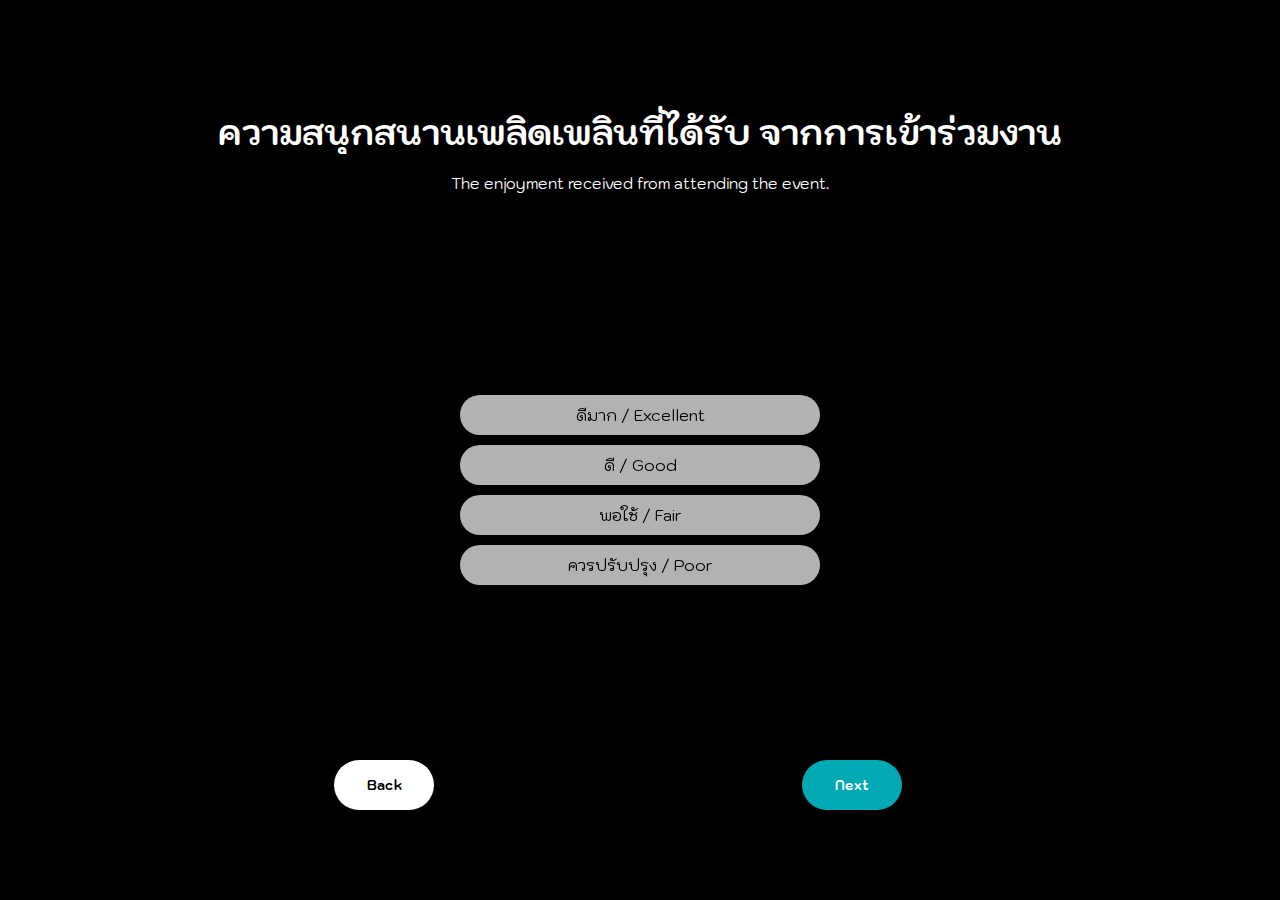
<file: ReviewPage/6_ReviewPage5.html>
<!DOCTYPE html>
<html lang="en">
    <head>
    <meta charset="UTF-8">
    <meta name="viewport" content="width=device-width, initial-scale=1.0">
    <title>Deep Sea</title>
    <link rel="stylesheet" href="../css/styles.css"/>
    <script src="https://ajax.googleapis.com/ajax/libs/jquery/2.1.1/jquery.min.js"></script>
    <script type="text/javascript" src="../js/script.js"></script>
</head>
<body>
    <div class="image">
    
    </div>
    <section class="ST-H1_5">
        <h1>ความสนุกสนานเพลิดเพลินที่ได้รับ จากการเข้าร่วมงาน</h1>
    </section>
    <section class="ST-pp_5">
        <p></p>
    </section>
    <section class="ST-p_5">
        <p>The enjoyment received from attending the event.</p>
    </section>
    <section class="OptionReview_5" id="page5Review">
      <div class="check_quest_review">
          <p><label><input id="ReviewOption1_page5" type="checkbox" name="questionReview5" value="ดีมาก / Excellent"><span>ดีมาก / Excellent</span></label></p>
          <p><label><input id="ReviewOption2_page5" type="checkbox" name="questionReview5" value="ดี / Good"><span>ดี / Good</span></label></p>
          <p><label><input id="ReviewOption3_page5" type="checkbox" name="questionReview5" value="พอใช้ / Fair"><span>พอใช้ / Fair</span></label></p>
          <p><label><input id="ReviewOption4_page5" type="checkbox" name="questionReview5" value="ควรปรับปรุง / Poor"><span>ควรปรับปรุง / Poor</span></label></p>
      </div>
    </section>
    <section class="next-button">
        <button onclick="setReviewPage5()">
            <span class="span-mother">
              <span>N</span>
              <span>e</span>
              <span>x</span>
              <span>t</span>
            </span>
            <span class="span-mother2">
                <span>O</span>
                <span>k</span>
            </span>
          </button>
    </section>
    <section class="back-button">
      <button class="back" onclick="goBackReview5()">
        <span class="span-mother">
          <span>B</span>
          <span>a</span>
          <span>c</span>
          <span>k</span>
        </span>
        <span class="span-mother2">
            <span>O</span>
            <span>k</span>
       </section>
</body>
</html>
</file>
<file: css/styles.css>
@import url('https://fonts.googleapis.com/css2?family=Kodchasan:ital,wght@0,200;0,300;0,400;0,500;0,600;0,700;1,200;1,300;1,400;1,500;1,600;1,700&display=swap');
* {
    font-family: 'Kodchasan', sans-serif;
    margin: 0;
    padding: 0;
    -webkit-box-sizing: border-box; 
    box-sizing: border-box;
    text-decoration: none;
    outline: none;
    border: none;
}

body {
    background-color: black;
}

section {
    display: block;
    overflow-x: hidden;

}

.image {
   position:fixed;
   top:0;
   right:0;
   padding-top: 1.5rem;
   padding-right: 1rem;
}

.imageDSP {
  padding: 2rem;
    height: 200px;
    width: 400px;
    position: fixed;
    top: 50%;
    left: 50%;
    margin-top: -100px;
    margin-left: -200px;
    text-align: center;
    align-items: center;
}

.home {
    padding: 2rem;
    height: 200px;
    width: 400px;
    position: fixed;
    top: 45%;
    left: 50%;
    margin-top: -100px;
    margin-left: -200px;
    text-align: center;
    align-items: center;
}

.home .content h1 {
    color: white;
    font-size: 2rem;
    padding-bottom: .5rem;
    
}

.home .content span {
    color: white;
    font-size: 1.5rem;
    padding-bottom: 3rem;
}

.age {
    padding: 2rem;
    height: 200px;
    width: 400px;
    position: fixed;
    top: 33%;
    left: 50%;
    margin-top: -100px;
    margin-left: -200px;
    text-align: center;
    align-items: center;
}

.age .content h1 {
    color: white;
    font-size: 2rem;
    padding-bottom: .5rem;
    
}

.age .content span {
    color: white;
    font-size: 1.5rem;
    padding-bottom: 3rem;
}

.gender {
    padding: 2rem;
    height: 200px;
    width: 400px;
    position: fixed;
    top: 33%;
    left: 50%;
    margin-top: -100px;
    margin-left: -200px;
    text-align: center;
    align-items: center;
}

.gender .content h1 {
    color: white;
    font-size: 2rem;
    padding-bottom: .5rem;
    
}

.gender .content span {
    color: white;
    font-size: 1.5rem;
    padding-bottom: 3rem;
}

.status {
    padding: 2rem;
    height: 200px;
    width: 400px;
    position: fixed;
    top: 33%;
    left: 50%;
    margin-top: -100px;
    margin-left: -200px;
    text-align: center;
    align-items: center;
}

.status .content h1 {
    color: white;
    font-size: 2rem;
    padding-bottom: .5rem;
    
}

.status .content span {
    color: white;
    font-size: 1.5rem;
    padding-bottom: 3rem;
}

.degree {
  padding: 2rem;
  height: 200px;
  width: 400px;
  position: fixed;
  top: 33%;
  left: 50%;
  margin-top: -100px;
  margin-left: -200px;
  text-align: center;
  align-items: center;
}

.degree .content span {
  color: white;
  font-size: 1.5rem;
  padding-bottom: 3rem;
}

.degree .content h1 {
  color: white;
  font-size: 2rem;
  padding-bottom: .5rem;
  
}

.fos {
  padding: 2rem;
  height: 200px;
  width: 400px;
  position: fixed;
  top: 30%;
  left: 50%;
  margin-top: -100px;
  margin-left: -200px;
  text-align: center;
  align-items: center;
}

.fos .content span {
  color: white;
  font-size: 1.5rem;
  padding-bottom: 3rem;
}

.fos .content h1 {
  color: white;
  font-size: 2rem;
  padding-bottom: .5rem;
  
}

.province {
  padding: 2rem;
  height: 200px;
  width: 400px;
  position: fixed;
  top: 45%;
  left: 50%;
  margin-top: -100px;
  margin-left: -200px;
  text-align: center;
  align-items: center;
}

.province .content span {
  color: white;
  font-size: 1.5rem;
  padding-bottom: 3rem;
}

.province .content h1 {
  color: white;
  font-size: 2rem;
  padding-bottom: .5rem;
  
}

.faculty {
  padding: 2rem;
  height: 200px;
  width: 400px;
  position: fixed;
  top: 45%;
  left: 50%;
  margin-top: -100px;
  margin-left: -200px;
  text-align: center;
  align-items: center;
}

.faculty .content span {
  color: white;
  font-size: 1.5rem;
  padding-bottom: 3rem;
}

.faculty .content h1 {
  color: white;
  font-size: 2rem;
  padding-bottom: .5rem;
  
}

.fosvoc {
  padding: 2rem;
  height: 200px;
  width: 400px;
  position: fixed;
  top: 45%;
  left: 50%;
  margin-top: -100px;
  margin-left: -200px;
  text-align: center;
  align-items: center;
}

.fosvoc .content span {
  color: white;
  font-size: 1.5rem;
  padding-bottom: 3rem;
}

.fosvoc .content h1 {
  color: white;
  font-size: 2rem;
  padding-bottom: .5rem;
  
}

/*VisitorPage*/
.page1DSP_V {
  padding: 2rem;
  height: 300px;
  width: 400px;
  position: fixed;
  top: 20%;
  left: 50%;
  margin-top: -100px;
  margin-left: -200px;
  text-align: center;
  align-items: center;
}

.page1DSP_V .content h1 {
  color: white;
  font-size: 15px;
  padding-bottom: .5rem;
  
}

.page1DSP_V .content span {
  color: white;
  font-size: 12px;
  padding-bottom: 3rem;
}

.page2DSP_V {
  padding: 2rem;
  height: 300px;
  width: 400px;
  position: fixed;
  top: 26%;
  left: 50%;
  margin-top: -100px;
  margin-left: -200px;
  text-align: center;
  align-items: center;
}

.page2DSP_V .content h1 {
  color: white;
  font-size: 18px;
  padding-bottom: .5rem;
  
}

.page2DSP_V .content span {
  color: white;
  font-size: 15px;
  padding-bottom: 3rem;
}

.page3DSP_V {
  padding: 2rem;
  height: 300px;
  width: 400px;
  position: fixed;
  top: 26%;
  left: 50%;
  margin-top: -100px;
  margin-left: -200px;
  text-align: center;
  align-items: center;
}

.page3DSP_V .content h1 {
  color: white;
  font-size: 17px;
  padding-bottom: .5rem;
  
}

.page3DSP_V .content span {
  color: white;
  font-size: 15px;
  padding-bottom: 3rem;
}

.page4DSP_V {
  padding: 2rem;
  height: 300px;
  width: 400px;
  position: fixed;
  top: 26%;
  left: 50%;
  margin-top: -100px;
  margin-left: -200px;
  text-align: center;
  align-items: center;
}

.page4DSP_V .content h1 {
  color: white;
  font-size: 17px;
  padding-bottom: .5rem;
  
}

.page4DSP_V .content span {
  color: white;
  font-size: 15px;
  padding-bottom: 3rem;
}

.page5DSP_V {
  padding: 2rem;
  height: 300px;
  width: 400px;
  position: fixed;
  top: 20%;
  left: 50%;
  margin-top: -100px;
  margin-left: -200px;
  text-align: center;
  align-items: center;
}

.page5DSP_V .content h1 {
  color: white;
  font-size: 17px;
  padding-bottom: .5rem;
  
}

.page5DSP_V .content span {
  color: white;
  font-size: 13px;
  padding-bottom: 3rem;
}

/*Student Page*/

.page1DSP_S {
  padding: 2rem;
  height: 300px;
  width: 400px;
  position: fixed;
  top: 22%;
  left: 50%;
  margin-top: -100px;
  margin-left: -200px;
  text-align: center;
  align-items: center;
}

.page1DSP_S .content h1 {
  color: white;
  font-size: 18px;
  padding-bottom: .5rem;
  
}

.page1DSP_S .content span {
  color: white;
  font-size: 15px;
  padding-bottom: 3rem;
}

/**/

.radio-input {
    display: flex;
    flex-direction: column;
    gap: 40px;
}
  
.radio-input * {
    box-sizing: border-box;
    padding: 0;
    margin: 0;
}
  
.radio-input label {
    display: flex;
    align-items: center;
    gap: 15px;
    padding: 0px 20px;
    width: 300px;
    cursor: pointer;
    height: 50px;
    position: relative;
}
  
.radio-input label::before {
    position: absolute;
    content: "";
    top: 50%;
    left: 50%;
    transform: translate(-50%, -50%);
    width: 300px;
    height: 45px;
    z-index: -1;
    transition: all 0.3s cubic-bezier(0.68, -0.55, 0.265, 1.55);
    border-radius: 10px;
    border: 2px solid transparent;
}
.radio-input label:hover::before {
    transition: all 0.2s ease;
    background-color: #2a2e3c;
}
  
.radio-input .label:has(input:checked)::before {
    background-color: #2d3750;
    border-color: #00A9B4;
    height: 50px;
}
.radio-input .label .text {
    color: #fff;
}
  
.radio-input .label input[type="radio"] {
    background-color: #202030;
    appearance: none;
    width: 17px;
    height: 17px;
    border-radius: 50%;
    display: flex;
    justify-content: center;
    align-items: center;
}
.radio-input .label input[type="radio"]:checked {
    background-color: #00A9B4;
    -webkit-animation: pulse 0.7s forwards;
    animation: pulse 0.7s forwards;
}
  
.radio-input .label input[type="radio"]:before {
    content: "";
    width: 6px;
    height: 6px;
    border-radius: 50%;
    transition: all 0.1s cubic-bezier(0.165, 0.84, 0.44, 1);
    background-color: #fff;
    transform: scale(0);
}
  
.radio-input .label input[type="radio"]:checked::before {
    transform: scale(1);
}
  
@keyframes pulse {
    0% {
      box-shadow: 0 0 0 0 rgba(255, 255, 255, 0.4);
    }
    70% {
      box-shadow: 0 0 0 8px rgba(255, 255, 255, 0);
    }
    100% {
      box-shadow: 0 0 0 0 rgba(255, 255, 255, 0);
    }
}

.radio-input-degree {
    display: flex;
    flex-direction: column;
    gap: 20px;
}
  
.radio-input-degree * {
    box-sizing: border-box;
    padding: 0;
    margin: 0;
}
  
.radio-input-degree label {
    display: flex;
    align-items: center;
    gap: 15px;
    padding: 0px 20px;
    width: 370px;
    cursor: pointer;
    height: 50px;
    position: relative;
}
  
.radio-input-degree label::before {
    position: absolute;
    content: "";
    top: 50%;
    left: 50%;
    transform: translate(-50%, -50%);
    width: 370px;
    height: 45px;
    z-index: -1;
    transition: all 0.3s cubic-bezier(0.68, -0.55, 0.265, 1.55);
    border-radius: 10px;
    border: 2px solid transparent;
}
.radio-input-degree label:hover::before {
    transition: all 0.2s ease;
    background-color: #2a2e3c;
}
  
.radio-input-degree .label:has(input:checked)::before {
    background-color: #2d3750;
    border-color: #00A9B4;
    height: 50px;
}
.radio-input-degree .label .text {
    color: #fff;
}
  
.radio-input-degree .label input[type="radio"] {
    background-color: #202030;
    appearance: none;
    width: 17px;
    height: 17px;
    border-radius: 50%;
    display: flex;
    justify-content: center;
    align-items: center;
}
.radio-input-degree .label input[type="radio"]:checked {
    background-color: #00A9B4;
    -webkit-animation: puls 0.7s forwards;
    animation: pulse 0.7s forwards;
}
  
.radio-input-degree .label input[type="radio"]:before {
    content: "";
    width: 6px;
    height: 6px;
    border-radius: 50%;
    transition: all 0.1s cubic-bezier(0.165, 0.84, 0.44, 1);
    background-color: #fff;
    transform: scale(0);
}
  
.radio-input-degree .label input[type="radio"]:checked::before {
    transform: scale(1);
}
  
@keyframes pulse {
    0% {
      box-shadow: 0 0 0 0 rgba(255, 255, 255, 0.4);
    }
    70% {
      box-shadow: 0 0 0 8px rgba(255, 255, 255, 0);
    }
    100% {
      box-shadow: 0 0 0 0 rgba(255, 255, 255, 0);
    }
}

.radio-input-fos {
  display: flex;
  flex-direction: column;
  gap: 40px;
}

.radio-input-fos * {
  box-sizing: border-box;
  padding: 0;
  margin: 0;
}

.radio-input-fos label {
  display: flex;
  align-items: center;
  gap: 15px;
  padding: 0px 20px;
  width: 370px;
  cursor: pointer;
  height: 50px;
  position: relative;
}

.radio-input-fos label::before {
  position: absolute;
  content: "";
  top: 50%;
  left: 50%;
  transform: translate(-50%, -50%);
  width: 370px;
  height: 45px;
  z-index: -1;
  transition: all 0.3s cubic-bezier(0.68, -0.55, 0.265, 1.55);
  border-radius: 10px;
  border: 2px solid transparent;
}
.radio-input-fos label:hover::before {
  transition: all 0.2s ease;
  background-color: #2a2e3c;
}

.radio-input-fos .label:has(input:checked)::before {
  background-color: #2d3750;
  border-color: #00A9B4;
  height: 50px;
}
.radio-input-fos .label .text {
  color: #fff;
}

.radio-input-fos .label input[type="radio"] {
  background-color: #202030;
  appearance: none;
  width: 17px;
  height: 17px;
  border-radius: 50%;
  display: flex;
  justify-content: center;
  align-items: center;
}
.radio-input-fos .label input[type="radio"]:checked {
  background-color: #00A9B4;
  -webkit-animation: puls 0.7s forwards;
  animation: pulse 0.7s forwards;
}

.radio-input-fos .label input[type="radio"]:before {
  content: "";
  width: 6px;
  height: 6px;
  border-radius: 50%;
  transition: all 0.1s cubic-bezier(0.165, 0.84, 0.44, 1);
  background-color: #fff;
  transform: scale(0);
}

.radio-input-fos .label input[type="radio"]:checked::before {
  transform: scale(1);
}

@keyframes pulse {
  0% {
    box-shadow: 0 0 0 0 rgba(255, 255, 255, 0.4);
  }
  70% {
    box-shadow: 0 0 0 8px rgba(255, 255, 255, 0);
  }
  100% {
    box-shadow: 0 0 0 0 rgba(255, 255, 255, 0);
  }
}

.inputSelect {
    height: 200px;
    width: 400px;
    position: fixed;
    top: 50%;
    left: 50%;
    margin-top: -100px;
    margin-left: -200px;
    text-align: center;
    align-items: center;
}


.inputSelect .radio-input {
    height: 200px;
    width: 400px;
    position: fixed;
    top: 55%;
    left: 50%;
    margin-top: -100px;
    margin-left: -200px;
    text-align: center;
    align-items: center;
}

.inputSelect .radio-input-degree {
    height: 200px;
    width: 400px;
    position: fixed;
    top: 60%;
    left: 50%;
    margin-top: -100px;
    margin-left: -200px;
    text-align: center;
    align-items: center;
}

.inputSelect .radio-input-fos {
  height: 200px;
  width: 400px;
  position: fixed;
  top: 55%;
  left: 50%;
  margin-top: -100px;
  margin-left: -200px;
  text-align: center;
  align-items: center;
}
  

.inputBox {
    height: 200px;
    width: 400px;
    position: fixed;
    top: 45%;
    left: 50%;
    margin-top: -100px;
    margin-left: -200px;
    text-align: center;
    align-items: center;
}

.inputBox input {
  border: 4px solid transparent;
  width: 20em;
  height: 2.5em;
  padding-left: 0.8em;
  outline: none;
  overflow: hidden;
  background-color: #F3F3F3;
  border-radius: 15px;
  transition: all 0.5s;
  margin-left: auto;
  margin-right: auto;
  margin-top: 9rem;
}

.inputBoxReview {
  height: 200px;
  width: 400px;
  position: fixed;
  top: 45%;
  left: 50%;
  margin-top: -100px;
  margin-left: -200px;
  text-align: center;
  align-items: center;
}

.inputBoxReview input {
  border: 4px solid transparent;
  width: 20em;
  height: 2.5em;
  padding-left: 0.8em;
  outline: none;
  overflow: hidden;
  background-color: #F3F3F3;
  border-radius: 15px;
  transition: all 0.5s;
  margin-left: auto;
  margin-right: auto;
  margin-top: 9rem;
}

.OptionSelect {
  height: 500px;
  width: 400px;
  position: fixed;
  top: 47%;
  left: 50%;
  margin-top: -100px;
  margin-left: -200px;
  text-align: center;
  align-items: center;
}

.OptionSelect_p2 {
  height: 500px;
  width: 400px;
  position: fixed;
  top: 55%;
  left: 50%;
  margin-top: -100px;
  margin-left: -200px;
  text-align: center;
  align-items: center;
}

.OptionSelect_p3 {
  height: 500px;
  width: 400px;
  position: fixed;
  top: 55%;
  left: 50%;
  margin-top: -100px;
  margin-left: -200px;
  text-align: center;
  align-items: center;
}

.OptionSelect_p4 {
  height: 500px;
  width: 400px;
  position: fixed;
  top: 55%;
  left: 50%;
  margin-top: -100px;
  margin-left: -200px;
  text-align: center;
  align-items: center;
}

.OptionSelect_p5 {
  height: 500px;
  width: 400px;
  position: fixed;
  top: 47%; 
  left: 50%;
  margin-top: -100px;
  margin-left: -200px;
  text-align: center;
  align-items: center;
}

.OptionReview {
  height: 500px;
  width: 400px;
  position: fixed;
  top: 55%;
  left: 50%;
  margin-top: -100px;
  margin-left: -200px;
  text-align: center;
  align-items: center;
}

.OptionReview_2 {
  height: 500px;
  width: 400px;
  position: fixed;
  top: 55%;
  left: 50%;
  margin-top: -100px;
  margin-left: -200px;
  text-align: center;
  align-items: center;
}

.OptionReview_3 {
  height: 500px;
  width: 400px;
  position: fixed;
  top: 55%;
  left: 50%;
  margin-top: -100px;
  margin-left: -200px;
  text-align: center;
  align-items: center;
}

.OptionReview_4 {
  height: 500px;
  width: 400px;
  position: fixed;
  top: 55%;
  left: 50%;
  margin-top: -100px;
  margin-left: -200px;
  text-align: center;
  align-items: center;
}

.OptionReview_5 {
  height: 500px;
  width: 400px;
  position: fixed;
  top: 55%;
  left: 50%;
  margin-top: -100px;
  margin-left: -200px;
  text-align: center;
  align-items: center;
}

.OptionReview_6 {
  height: 500px;
  width: 400px;
  position: fixed;
  top: 55%;
  left: 50%;
  margin-top: -100px;
  margin-left: -200px;
  text-align: center;
  align-items: center;
}

.OptionReview_7 {
  height: 500px;
  width: 400px;
  position: fixed;
  top: 55%;
  left: 50%;
  margin-top: -100px;
  margin-left: -200px;
  text-align: center;
  align-items: center;
}

/*Student Page*/ 

.OptionSelect_S {
  height: 500px;
  width: 400px;
  position: fixed;
  top: 47%;
  left: 50%;
  margin-top: -100px;
  margin-left: -200px;
  text-align: center;
  align-items: center;
}

.OptionSelect_S2 {
  height: 500px;
  width: 400px;
  position: fixed;
  top: 47%;
  left: 50%;
  margin-top: -100px;
  margin-left: -200px;
  text-align: center;
  align-items: center;
}

.OptionSelect_S3 {
  height: 500px;
  width: 400px;
  position: fixed;
  top: 47%;
  left: 50%;
  margin-top: -100px;
  margin-left: -200px;
  text-align: center;
  align-items: center;
}

.OptionSelect_S4 {
  height: 500px;
  width: 400px;
  position: fixed;
  top: 47%;
  left: 50%;
  margin-top: -100px;
  margin-left: -200px;
  text-align: center;
  align-items: center;
}

.OptionSelect_S5 {
  height: 500px;
  width: 400px;
  position: fixed;
  top: 47%;
  left: 50%;
  margin-top: -100px;
  margin-left: -200px;
  text-align: center;
  align-items: center;
}

.check_quest p {
  padding-bottom: 6px;
}

.check_quest input[type="checkbox"] {
  display: none;
}


.check_quest span {
  display: inline-block;
  padding: 10px;
  width: 350px;
  background-color: #b2b2b2;
  border-radius: 40px;
  color: rgb(0, 0, 0);
}

.check_quest input[type="checkbox"]:checked + span {
  background-color: #00A9B4;
  color: black;
}

.check_quest {
  top: 43%;
}

.check_quest_p2 p {
  padding-bottom: 10px;
}

.check_quest_p2 input[type="checkbox"] {
  display: none;
}


.check_quest_p2 span {
  display: inline-block;
  padding: 10px;
  width: 350px;
  background-color: #b2b2b2;
  border-radius: 40px;
  color: rgb(0, 0, 0);
}

.check_quest_p2 input[type="checkbox"]:checked + span {
  background-color: #00A9B4;
  color: black;
}

.check_quest_p2 {
  top: 43%;
}

.check_quest_p3 p {
  padding-bottom: 10px;
}

.check_quest_p3 input[type="checkbox"] {
  display: none;
}


.check_quest_p3 span {
  display: inline-block;
  padding: 10px;
  width: 360px;
  background-color: #b2b2b2;
  border-radius: 40px;
  color: rgb(0, 0, 0);
}

.check_quest_p3 input[type="checkbox"]:checked + span {
  background-color: #00A9B4;
  color: black;
}

.check_quest_p3 {
  top: 43%;
}

.check_quest_p4 p {
  padding-bottom: 10px;
}

.check_quest_p4 input[type="checkbox"] {
  display: none;
}


.check_quest_p4 span {
  display: inline-block;
  padding: 10px;
  width: 360px;
  background-color: #b2b2b2;
  border-radius: 40px;
  color: rgb(0, 0, 0);
}

.check_quest_p4 input[type="checkbox"]:checked + span {
  background-color: #00A9B4;
  color: black;
}

.check_quest_p4 {
  top: 43%;
}

.check_quest_p5 p {
  padding-bottom: 5px;
}

.check_quest_p5 input[type="checkbox"] {
  display: none;
}


.check_quest_p5 span {
  display: inline-block;
  padding: 8px;
  width: 360px;
  background-color: #b2b2b2;
  border-radius: 40px;
  color: rgb(0, 0, 0);
}

.check_quest_p5 input[type="checkbox"]:checked + span {
  background-color: #00A9B4;
  color: black;
}

.check_quest_p5 {
  top: 43%;
}


/*ReviewPage*/

.check_quest_review p {
  padding-bottom: 10px;
}

.check_quest_review input[type="checkbox"] {
  display: none;
}


.check_quest_review span {
  display: inline-block;
  padding: 10px;
  width: 360px;
  background-color: #b2b2b2;
  border-radius: 40px;
  color: rgb(0, 0, 0);
}

.check_quest_review input[type="checkbox"]:checked + span {
  background-color: #00A9B4;
  color: black;
}

.check_quest_review {
  top: 43%;
}

/*StudentPage*/

.check_quest_S p {
  padding-bottom: 6px;
}

.check_quest_S input[type="checkbox"] {
  display: none;
}


.check_quest_S span {
  display: inline-block;
  padding: 10px;
  width: 360px;
  background-color: #b2b2b2;
  border-radius: 40px;
  color: rgb(0, 0, 0);
}

.check_quest_S input[type="checkbox"]:checked + span {
  background-color: #00A9B4;
  color: black;
}

.check_quest_S {
  top: 43%;
}
/**/
.check_quest_S2 p {
  padding-bottom: 6px;
}

.check_quest_S2 input[type="checkbox"] {
  display: none;
}


.check_quest_S2 span {
  display: inline-block;
  padding: 10px;
  width: 360px;
  background-color: #b2b2b2;
  border-radius: 40px;
  color: rgb(0, 0, 0);
}

.check_quest_S2 input[type="checkbox"]:checked + span {
  background-color: #00A9B4;
  color: black;
}

.check_quest_S2 {
  top: 43%;
}

/**/
.check_quest_S3 p {
  padding-bottom: 6px;
}

.check_quest_S3 input[type="checkbox"] {
  display: none;
}


.check_quest_S3 span {
  display: inline-block;
  padding: 10px;
  width: 360px;
  background-color: #b2b2b2;
  border-radius: 40px;
  color: rgb(0, 0, 0);
}

.check_quest_S3 input[type="checkbox"]:checked + span {
  background-color: #00A9B4;
  color: black;
}

.check_quest_S3 {
  top: 43%;
}

/**/
.check_quest_S4 p {
  padding-bottom: 6px;
}

.check_quest_S4 input[type="checkbox"] {
  display: none;
}


.check_quest_S4 span {
  display: inline-block;
  padding: 10px;
  width: 360px;
  background-color: #b2b2b2;
  border-radius: 40px;
  color: rgb(0, 0, 0);
}

.check_quest_S4 input[type="checkbox"]:checked + span {
  background-color: #00A9B4;
  color: black;
}

.check_quest_S4 {
  top: 43%;
}

/**/
.check_quest_S5 p {
  padding-bottom: 6px;
}

.check_quest_S5 input[type="checkbox"] {
  display: none;
}


.check_quest_S5 span {
  display: inline-block;
  padding: 10px;
  width: 360px;
  background-color: #b2b2b2;
  border-radius: 40px;
  color: rgb(0, 0, 0);
}

.check_quest_S5 input[type="checkbox"]:checked + span {
  background-color: #00A9B4;
  color: black;
}

.check_quest_S5 {
  top: 43%;
}

html, body {
  background-color: black;
  margin: 0;
  padding: 0;
}

.box {
  position: relative;
  padding: 20px;
}
.H1-eng {
  color: white;
  font-size: 20px;
  margin-bottom: 5px;
  margin-left: 20px;
  margin-top: 80px;
}

.p-eng {
  color: white;
  font-size: 13px;
  margin-left: 20px;
}

.H1-th {
  color: white;
  font-size: 20px;
  margin-bottom: 0;
  margin-right: 20px;
  margin-top: 50px; 
  text-align: right;
}

.p-th {
  color: white;
  font-size: 13px;
  margin-right: 20px;
  margin-left: 10px;
  text-align: right;
}

.H1-center {
  color: white;
  font-size: 15px;
  margin-bottom: 0; 
  text-align: center;
  margin: 20px;
  padding-top: 80px;
}

.p-center {
  color: white;
  font-size: 15px;
  text-align: center;
  margin: 10px;
}

.next-button {
  position:absolute; 
  margin-left:-30px;
  left:65%;
  width:100px;
  bottom:10%;
}

.back-button {
  position:absolute; 
    margin-left:-50px;
    left:30%;
    width:100px;
    bottom:10%;

}

button {
  font-weight: bold;
  color: white;
  border-radius: 2rem;
  cursor: pointer;
  width: 100px;
  height: 50px;
  border: none;
  background-color: #00A9B4;
  display: flex;
  justify-content: center;
  align-items: center;
}

.next-button-home {
  position:absolute; 
  margin-left:-50px;
  left:50%;
  width:100px;
  bottom:10%;
}

button .span-mother {
  display: flex;
  overflow: hidden;
}

.ST-H1 {
  color: white;
  font-size: 18px;
  text-align: center;
  margin: 10px;
  padding-top: 100px;
}

.ST-pp {
  color: white;
  font-size: 15px;
  text-align: center;
  margin: 10px;
}

.ST-p {
  color: white;
  font-size: 15px;
  margin-bottom: 0; 
  text-align: center;
  margin: 10px;
}

.ST-H1_2 {
  color: white;
  font-size: 17px;
  text-align: center;
  margin: 10px; 
  padding-top: 70px;
}

.ST-pp_2 {
  color: white;
  font-size: 15px;
  text-align: center;
  margin: 10px;
}

.ST-p_2 {
  color: white;
  font-size: 15px;
  margin-bottom: 0; 
  text-align: center;
  margin: 10px;
}

.ST-H1_3 {
  color: white;
  font-size: 17px;
  text-align: center;
  margin: 10px; 
  padding-top: 80px;
}

.ST-pp_3 {
  color: white;
  font-size: 15px;
  text-align: center;
  margin: 10px;
}

.ST-p_3 {
  color: white;
  font-size: 15px;
  margin-bottom: 0; 
  text-align: center;
  margin: 10px;
}

.ST-H1_4 {
  color: white;
  font-size: 17px;
  text-align: center;
  margin: 10px; 
  padding-top: 100px;
}

.ST-pp_4 {
  color: white;
  font-size: 15px;
  text-align: center;
  margin: 10px;
}

.ST-p_4 {
  color: white;
  font-size: 15px;
  margin-bottom: 0; 
  text-align: center;
  margin: 10px;
}

.ST-H1_5 {
  color: white;
  font-size: 17px;
  text-align: center;
  margin: 10px; 
  padding-top: 100px;
}

.ST-pp_5 {
  color: white;
  font-size: 15px;
  text-align: center;
  margin: 10px;
}

.ST-p_5 {
  color: white;
  font-size: 15px;
  margin-bottom: 0; 
  text-align: center;
  margin: 10px;
}

.ST-H1_6 {
  color: white;
  font-size: 17px;
  text-align: center;
  margin: 10px; 
  padding-top: 100px;
}

.ST-pp_6 {
  color: white;
  font-size: 15px;
  text-align: center;
  margin: 10px;
}

.ST-p_6 {
  color: white;
  font-size: 15px;
  margin-bottom: 0; 
  text-align: center;
  margin: 10px;
}

.ST-H1_7 {
  color: white;
  font-size: 17px;
  text-align: center;
  margin: 10px; 
  padding-top: 200px;
}

.ST-pp_7 {
  color: white;
  font-size: 15px;
  text-align: center;
  margin: 10px;
}

.ST-p_7 {
  color: white;
  font-size: 15px;
  margin-bottom: 0; 
  text-align: center;
  margin: 10px;
}
/*Button*/
.next-button-home {
  position:fixed; 
  margin-left:-50px;
  left:50%;
  width:100px;
  bottom:10%;
}

.next-button-DSP {
  position:fixed; 
  margin-left:-50px;
  left:50%;
  width:100px;
  top: 55%;
}

.next-button {
    position:fixed; 
    margin-left:-30px;
    left:65%;
    width:100px;
    bottom:10%;
}

.next-button-pageDSP {
  position:fixed; 
  margin-left:-30px;
  left:65%;
  width:100px;
  bottom:3%;
}

.back-button {
  position:fixed; 
    margin-left:-50px;
    left:30%;
    width:100px;
    bottom:10%;

}

.back-button-pageDSP {
  position:fixed; 
    margin-left:-50px;
    left:30%;
    width:100px;
    bottom:3%;
}

button {
    font-weight: bold;
    color: white;
    border-radius: 2rem;
    cursor: pointer;
    width: 100px;
    height: 50px;
    border: none;
    background-color: #00A9B4;
    display: flex;
    justify-content: center;
    align-items: center;
  }

  .back {
    font-weight: bold;
    color: rgb(0, 0, 0);
    border-radius: 2rem;
    cursor: pointer;
    width: 100px;
    height: 50px;
    border: none;
    background-color: #fff;
    display: flex;
    justify-content: center;
    align-items: center;
  }
  
  button .span-mother {
    display: flex;
    overflow: hidden;
  }
  
  button:hover .span-mother {
    position: absolute;
  }
  
  button:hover .span-mother span {
    transform: translateY(1.2em);
  }
  
  button .span-mother span:nth-child(1) {
    transition: 0.2s;
  }
  
  button .span-mother span:nth-child(2) {
    transition: 0.3s;
  }
  
  button .span-mother span:nth-child(3) {
    transition: 0.4s;
  }
  
  button .span-mother span:nth-child(4) {
    transition: 0.5s;
  }
  
  button .span-mother span:nth-child(5) {
    transition: 0.6s;
  }
  
  button .span-mother span:nth-child(6) {
    transition: 0.7s;
  }
  
  button .span-mother2 {
    display: flex;
    position: absolute;
    overflow: hidden;
  }
  
  button .span-mother2 span {
    transform: translateY(-1.2em);
  }
  
  button:hover .span-mother2 span {
    transform: translateY(0);
  }
  
  button .span-mother2 span {
    transition: 0.2s;
  }
  
  button .span-mother2 span:nth-child(2) {
    transition: 0.3s;
  }
  
  button .span-mother2 span:nth-child(3) {
    transition: 0.4s;
  }
  
  button .span-mother2 span:nth-child(4) {
    transition: 0.5s;
  }
  
  button .span-mother2 span:nth-child(5) {
    transition: 0.6s;
  }
  
  button .span-mother2 span:nth-child(6) {
    transition: 0.7s;
  }

  /*@media only screen and (max-width: 375px) {
    .gender, .age, .status, .degree, .fos {
      top: 30%;
    }
    .page3DSP_V, .page4DSP_V {
      top: 25%;
    }
    .page1DSP_V .content h1 {
      font-size: 15px;
    }
    .page1DSP_V .content span {
      font-size: 12px;
    }
    .page5DSP_V .content h1 {
      font-size: 15px;
    }
    .page5DSP_V .content span {
      font-size: 12px;
    }
    .image {
      position:absolute;
      top:0;
      right:0;
      padding-top: 1.2rem;
      padding-right: 1rem;
   }
   .OptionSelect{
    top: 46.5%;
  }
  .OptionSelect_p2{
    top: 60%;
  }
  .check_quest span {
    padding: 9px;
    width: 350px;
  }
  .check_quest p {
    padding-bottom: 8px;
  }
  .OptionSelect_p5{
    top: 45%;
  }
  .check_quest_p5 span {
    padding: 9px;
    width: 350px;
  }
  .check_quest_p5 p {
    padding-bottom: 5px;
  }
  .next-button-pageDSP {
    bottom:3%;
  }
  .back-button-pageDSP {
    bottom:3%;
  }
  .inputSelect .radio-input,.inputSelect .radio-input-degree, .inputSelect .radio-input-fos {
    top: 52%;
  } 
}
</file>
